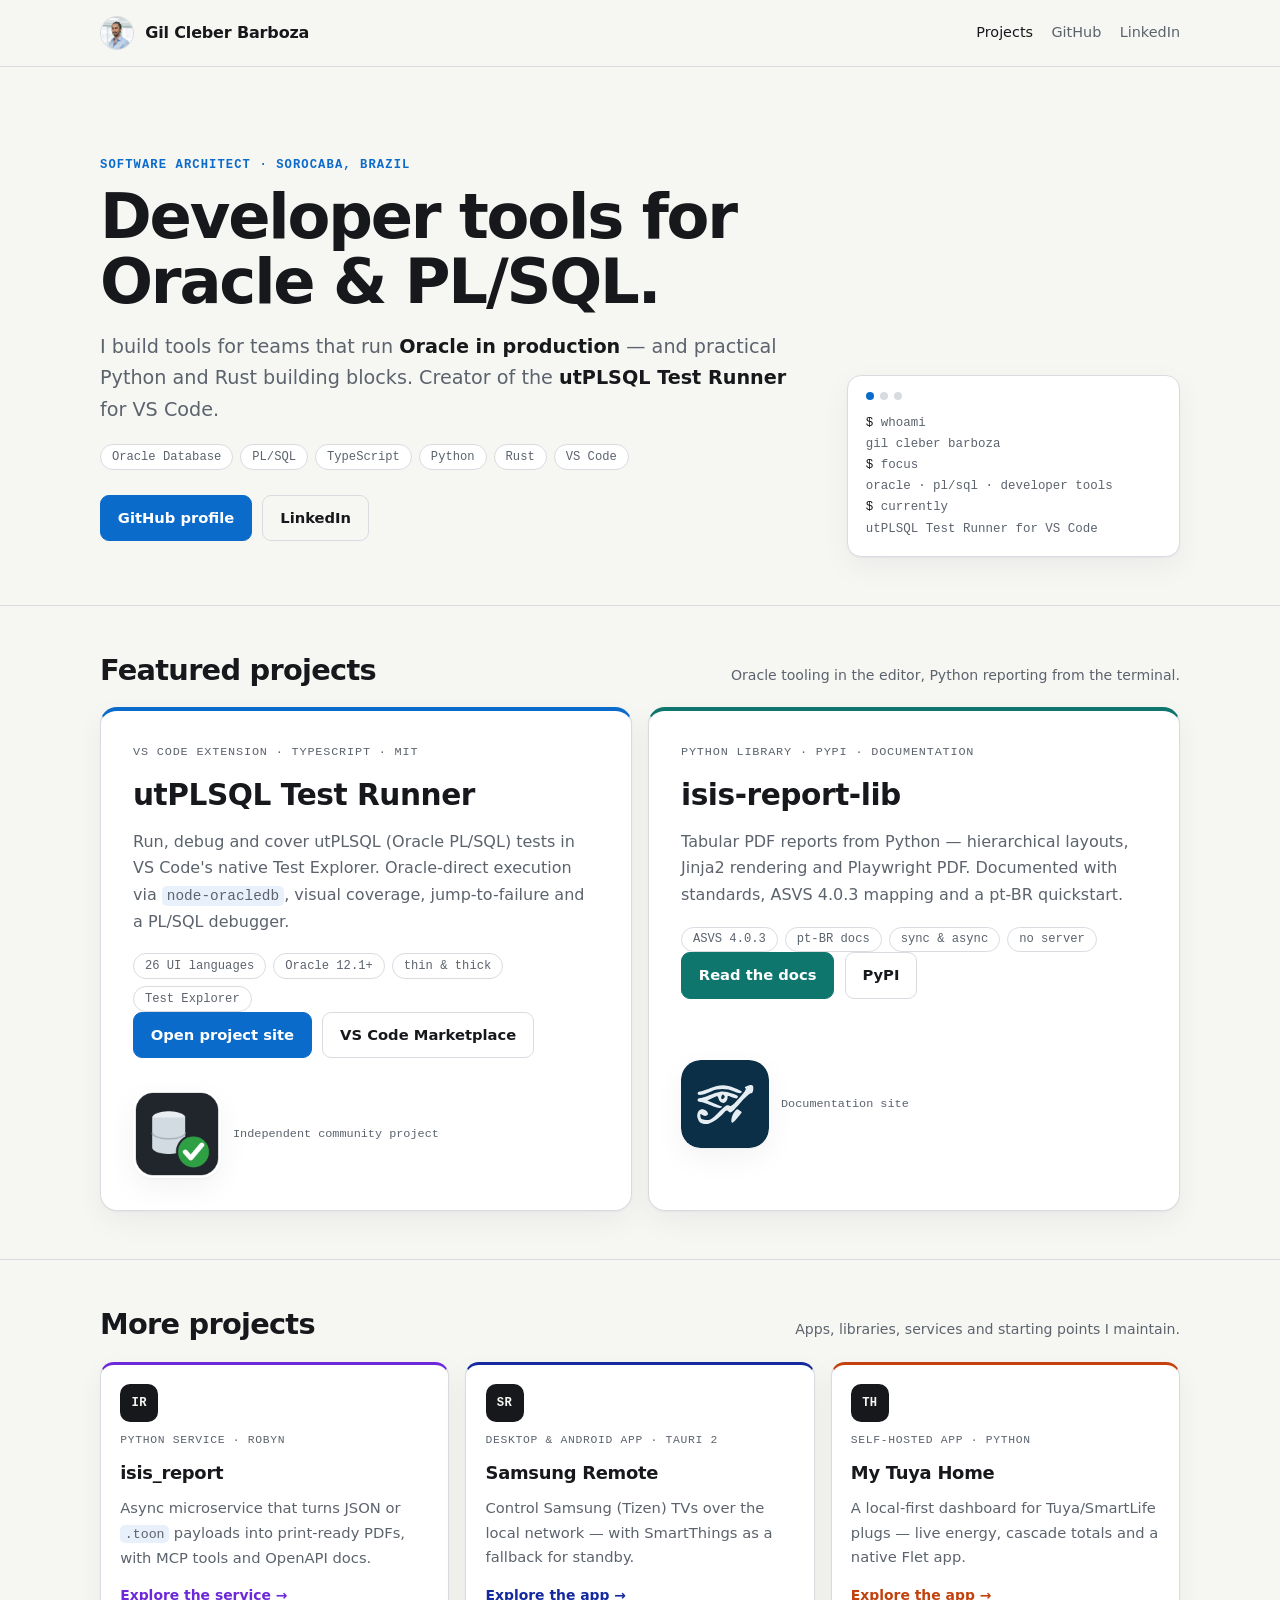
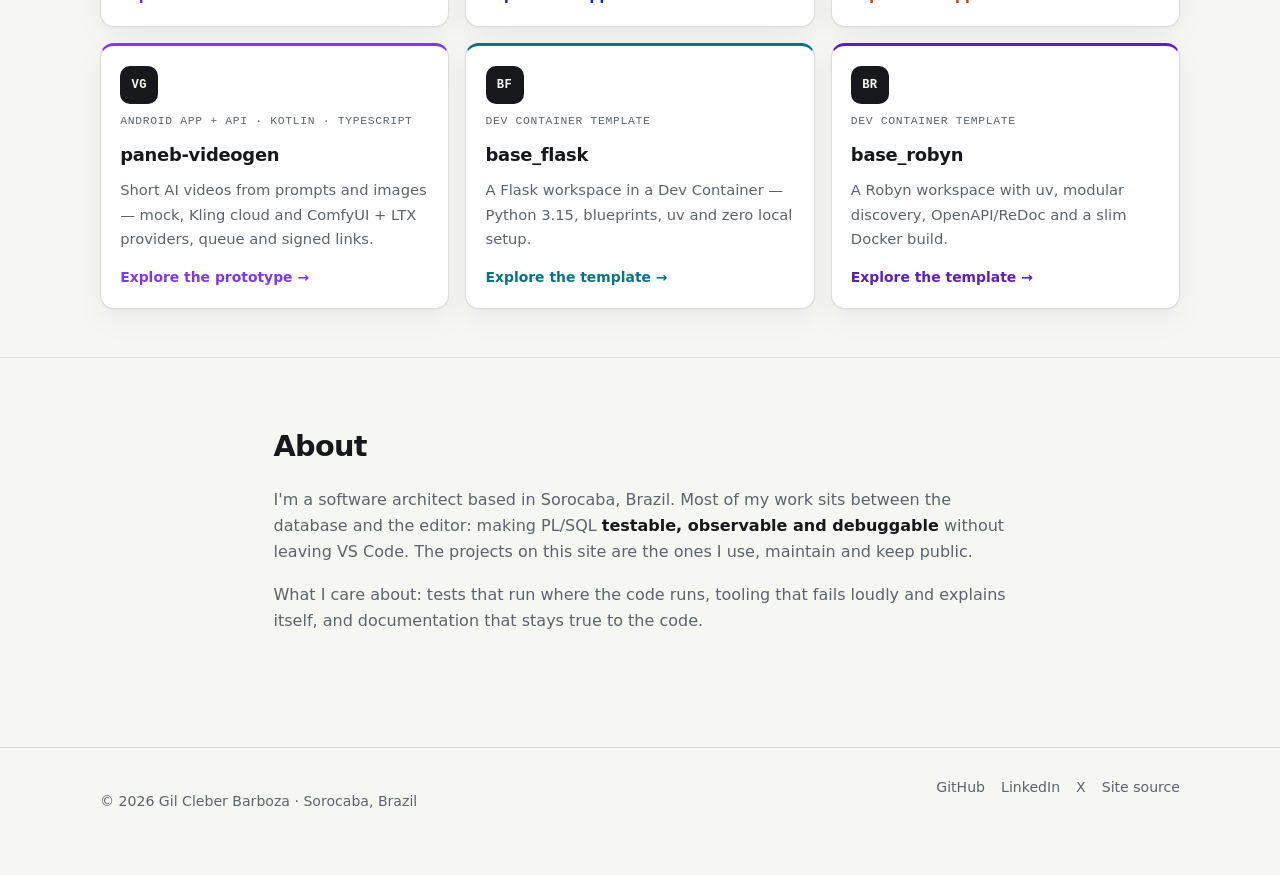
<file: index.html>
<!doctype html>
<html lang="en">
  <head>
    <meta charset="utf-8" />
    <meta name="viewport" content="width=device-width, initial-scale=1" />

    <title>Gil Cleber Barboza — Developer tools for Oracle &amp; PL/SQL</title>
    <meta
      name="description"
      content="Public projects by Gil Cleber Barboza: the utPLSQL Test Runner for VS Code, isis-report-lib, isis_report, Samsung Remote, My Tuya Home, paneb-videogen, and base templates."
    />
    <link rel="canonical" href="https://thepaneb.github.io/" />
    <meta name="robots" content="index, follow, max-image-preview:large" />
    <meta name="theme-color" content="#0b6bcb" />
    <link rel="icon" href="/favicon.ico" sizes="any" />
    <link rel="icon" href="/assets/favicon.svg" type="image/svg+xml" />
    <link rel="icon" href="/assets/favicon-32.png" sizes="32x32" type="image/png" />
    <link rel="icon" href="/assets/icon-192.png" sizes="192x192" type="image/png" />
    <link rel="apple-touch-icon" href="/assets/apple-touch-icon.png" />

    <!-- Open Graph -->
    <meta property="og:type" content="website" />
    <meta property="og:site_name" content="Gil Cleber Barboza" />
    <meta property="og:title" content="Gil Cleber Barboza — Developer tools for Oracle &amp; PL/SQL" />
    <meta
      property="og:description"
      content="The utPLSQL Test Runner for VS Code, isis-report-lib, isis_report, Samsung Remote, My Tuya Home, paneb-videogen, and Flask/Robyn templates."
    />
    <meta property="og:url" content="https://thepaneb.github.io/" />
    <meta property="og:image" content="https://thepaneb.github.io/assets/og/home.png" />
    <meta property="og:image:width" content="1200" />
    <meta property="og:image:height" content="627" />
    <meta property="og:image:alt" content="Gil Cleber Barboza — developer tools for Oracle and PL/SQL" />

    <!-- Twitter -->
    <meta name="twitter:card" content="summary_large_image" />
    <meta name="twitter:title" content="Gil Cleber Barboza — Developer tools for Oracle &amp; PL/SQL" />
    <meta
      name="twitter:description"
      content="The utPLSQL Test Runner for VS Code, isis-report-lib, isis_report, Samsung Remote, My Tuya Home, paneb-videogen, and Flask/Robyn templates."
    />
    <meta name="twitter:image" content="https://thepaneb.github.io/assets/og/home.png" />
    <meta name="twitter:image:alt" content="Gil Cleber Barboza — developer tools for Oracle and PL/SQL" />

    <link rel="stylesheet" href="/assets/styles.css" />

    <script type="application/ld+json">
      {
        "@context": "https://schema.org",
        "@type": "ProfilePage",
        "mainEntity": {
          "@type": "Person",
          "name": "Gil Cleber Barboza",
          "jobTitle": "Software architect",
          "description": "Software architect building developer tools for Oracle and PL/SQL, and practical Python and Rust building blocks.",
          "url": "https://thepaneb.github.io/",
          "image": "https://thepaneb.github.io/assets/avatar.jpg",
          "sameAs": [
            "https://github.com/thepaneb",
            "https://www.linkedin.com/in/gilcleber/",
            "https://twitter.com/the_paneb"
          ],
          "knowsAbout": [
            "Oracle Database",
            "PL/SQL",
            "utPLSQL",
            "TypeScript",
            "Python",
            "Rust",
            "VS Code extensions"
          ]
        }
      }
    </script>

    <script type="application/ld+json">
      {
        "@context": "https://schema.org",
        "@type": "ItemList",
        "name": "Projects by Gil Cleber Barboza",
        "itemListElement": [
          {
            "@type": "ListItem",
            "position": 1,
            "name": "utPLSQL Test Runner",
            "url": "https://thepaneb.github.io/vscode-utplsql/"
          },
          {
            "@type": "ListItem",
            "position": 2,
            "name": "isis-report-lib",
            "url": "https://thepaneb.github.io/isis-report-lib/"
          },
          {
            "@type": "ListItem",
            "position": 3,
            "name": "isis_report",
            "url": "https://thepaneb.github.io/isis-report/"
          },
          {
            "@type": "ListItem",
            "position": 4,
            "name": "Samsung Remote",
            "url": "https://thepaneb.github.io/samsung-remote/"
          },
          {
            "@type": "ListItem",
            "position": 5,
            "name": "My Tuya Home",
            "url": "https://thepaneb.github.io/my-tuya-home/"
          },
          {
            "@type": "ListItem",
            "position": 6,
            "name": "paneb-videogen",
            "url": "https://thepaneb.github.io/paneb-videogen/"
          },
          {
            "@type": "ListItem",
            "position": 7,
            "name": "base_flask",
            "url": "https://thepaneb.github.io/base-flask/"
          },
          {
            "@type": "ListItem",
            "position": 8,
            "name": "base_robyn",
            "url": "https://thepaneb.github.io/base-robyn/"
          }
        ]
      }
    </script>
  </head>
  <body class="theme-utplsql">
    <a class="skip-link" href="#main">Skip to content</a>

    <header class="site-header">
      <div class="wrap header-inner">
        <a class="brand" href="/">
          <img src="/assets/avatar.jpg" alt="" width="34" height="34" />
          Gil Cleber Barboza
        </a>
        <nav class="nav" aria-label="Primary">
          <a href="#projects" aria-current="page">Projects</a>
          <a href="https://github.com/thepaneb" rel="me noopener">GitHub</a>
          <a href="https://www.linkedin.com/in/gilcleber/" rel="me noopener">LinkedIn</a>
        </nav>
      </div>
    </header>

    <main id="main">
      <section class="hero">
        <div class="wrap hero-grid">
          <div>
            <span class="eyebrow">Software architect · Sorocaba, Brazil</span>
            <h1>Developer tools for Oracle &amp; PL/SQL.</h1>
            <p class="lead">
              I build tools for teams that run <strong>Oracle in production</strong> — and practical
              Python and Rust building blocks. Creator of the
              <strong>utPLSQL Test Runner</strong> for VS Code.
            </p>
            <ul class="chips" aria-label="Focus areas">
              <li class="chip">Oracle Database</li>
              <li class="chip">PL/SQL</li>
              <li class="chip">TypeScript</li>
              <li class="chip">Python</li>
              <li class="chip">Rust</li>
              <li class="chip">VS Code</li>
            </ul>
            <p class="actions">
              <a class="btn primary" href="https://github.com/thepaneb" rel="me noopener">GitHub profile</a>
              <a class="btn ghost" href="https://www.linkedin.com/in/gilcleber/" rel="me noopener">LinkedIn</a>
            </p>
          </div>

          <aside class="hero-panel" aria-label="Profile summary">
            <div class="bar" aria-hidden="true">
              <span class="dot"></span><span class="dot"></span><span class="dot"></span>
            </div>
            <p><span class="key">$</span> whoami</p>
            <p>gil cleber barboza</p>
            <p><span class="key">$</span> focus</p>
            <p>oracle · pl/sql · developer tools</p>
            <p><span class="key">$</span> currently</p>
            <p>utPLSQL Test Runner for VS Code</p>
          </aside>
        </div>
      </section>

      <section class="section" id="projects">
        <div class="wrap">
          <div class="section-head">
            <h2>Featured projects</h2>
            <p>Oracle tooling in the editor, Python reporting from the terminal.</p>
          </div>

          <div class="featured-pair">
            <article class="featured">
              <div>
                <p class="kicker">VS Code extension · TypeScript · MIT</p>
                <h3>utPLSQL Test Runner</h3>
                <p>
                  Run, debug and cover utPLSQL (Oracle PL/SQL) tests in VS Code's native Test
                  Explorer. Oracle-direct execution via <code>node-oracledb</code>, visual coverage,
                  jump-to-failure and a PL/SQL debugger.
                </p>
                <ul class="chips" aria-label="utPLSQL Test Runner highlights">
                  <li class="chip">26 UI languages</li>
                  <li class="chip">Oracle 12.1+</li>
                  <li class="chip">thin &amp; thick</li>
                  <li class="chip">Test Explorer</li>
                </ul>
                <p class="actions">
                  <a class="btn primary" href="/vscode-utplsql/">Open project site</a>
                  <a
                    class="btn ghost"
                    href="https://marketplace.visualstudio.com/items?itemName=paneb.vscode-utplsql"
                    rel="noopener"
                    >VS Code Marketplace</a
                  >
                </p>
              </div>
              <div class="featured-visual">
                <img
                  src="/assets/vscode-utplsql-icon.png"
                  alt="utPLSQL Test Runner icon"
                  width="88"
                  height="88"
                />
                <span>Independent community project</span>
              </div>
            </article>

            <article class="featured isis-lib">
              <div>
                <p class="kicker">Python library · PyPI · Documentation</p>
                <h3>isis-report-lib</h3>
                <p>
                  Tabular PDF reports from Python — hierarchical layouts, Jinja2 rendering and
                  Playwright PDF. Documented with standards, ASVS 4.0.3 mapping and a pt-BR
                  quickstart.
                </p>
                <ul class="chips" aria-label="isis-report-lib highlights">
                  <li class="chip">ASVS 4.0.3</li>
                  <li class="chip">pt-BR docs</li>
                  <li class="chip">sync &amp; async</li>
                  <li class="chip">no server</li>
                </ul>
                <p class="actions">
                  <a class="btn primary" href="/isis-report-lib/">Read the docs</a>
                  <a class="btn ghost" href="https://pypi.org/project/isis-report-lib/" rel="noopener"
                    >PyPI</a
                  >
                </p>
              </div>
              <div class="featured-visual">
                <img
                  src="/assets/isis-report-lib-icon.svg"
                  alt=""
                  width="88"
                  height="88"
                />
                <span>Documentation site</span>
              </div>
            </article>
          </div>
        </div>
      </section>

      <section class="section" aria-labelledby="more-projects">
        <div class="wrap">
          <div class="section-head">
            <h2 id="more-projects">More projects</h2>
            <p>Apps, libraries, services and starting points I maintain.</p>
          </div>

          <div class="cards">
            <a class="card isis-service" href="/isis-report/">
              <span class="mark" aria-hidden="true">IR</span>
              <p class="kicker">Python service · Robyn</p>
              <h3>isis_report</h3>
              <p>
                Async microservice that turns JSON or <code>.toon</code> payloads into print-ready
                PDFs, with MCP tools and OpenAPI docs.
              </p>
              <span class="more">Explore the service →</span>
            </a>

            <a class="card samsung" href="/samsung-remote/">
              <span class="mark" aria-hidden="true">SR</span>
              <p class="kicker">Desktop &amp; Android app · Tauri 2</p>
              <h3>Samsung Remote</h3>
              <p>
                Control Samsung (Tizen) TVs over the local network — with SmartThings as a fallback
                for standby.
              </p>
              <span class="more">Explore the app →</span>
            </a>

            <a class="card tuya" href="/my-tuya-home/">
              <span class="mark" aria-hidden="true">TH</span>
              <p class="kicker">Self-hosted app · Python</p>
              <h3>My Tuya Home</h3>
              <p>
                A local-first dashboard for Tuya/SmartLife plugs — live energy, cascade totals and a
                native Flet app.
              </p>
              <span class="more">Explore the app →</span>
            </a>

            <a class="card videogen" href="/paneb-videogen/">
              <span class="mark" aria-hidden="true">VG</span>
              <p class="kicker">Android app + API · Kotlin · TypeScript</p>
              <h3>paneb-videogen</h3>
              <p>
                Short AI videos from prompts and images — mock, Kling cloud and ComfyUI + LTX
                providers, queue and signed links.
              </p>
              <span class="more">Explore the prototype →</span>
            </a>

            <a class="card flask" href="/base-flask/">
              <span class="mark" aria-hidden="true">BF</span>
              <p class="kicker">Dev Container template</p>
              <h3>base_flask</h3>
              <p>
                A Flask workspace in a Dev Container — Python 3.15, blueprints, uv and zero local setup.
              </p>
              <span class="more">Explore the template →</span>
            </a>

            <a class="card robyn" href="/base-robyn/">
              <span class="mark" aria-hidden="true">BR</span>
              <p class="kicker">Dev Container template</p>
              <h3>base_robyn</h3>
              <p>
                A Robyn workspace with uv, modular discovery, OpenAPI/ReDoc and a slim Docker
                build.
              </p>
              <span class="more">Explore the template →</span>
            </a>
          </div>
        </div>
      </section>

      <section class="section" aria-labelledby="about">
        <div class="wrap prose">
          <h2 id="about">About</h2>
          <p>
            I'm a software architect based in Sorocaba, Brazil. Most of my work sits between the
            database and the editor: making PL/SQL <strong>testable, observable and debuggable</strong>
            without leaving VS Code. The projects on this site are the ones I use, maintain and keep
            public.
          </p>
          <p>
            What I care about: tests that run where the code runs, tooling that fails loudly and
            explains itself, and documentation that stays true to the code.
          </p>
        </div>
      </section>
    </main>

    <footer class="site-footer">
      <div class="wrap footer-inner">
        <p>© 2026 Gil Cleber Barboza · Sorocaba, Brazil</p>
        <nav class="footer-links" aria-label="Elsewhere">
          <a href="https://github.com/thepaneb" rel="me noopener">GitHub</a>
          <a href="https://www.linkedin.com/in/gilcleber/" rel="me noopener">LinkedIn</a>
          <a href="https://twitter.com/the_paneb" rel="me noopener">X</a>
          <a href="https://github.com/thepaneb/thepaneb.github.io">Site source</a>
        </nav>
      </div>
    </footer>
  </body>
</html>
</file>
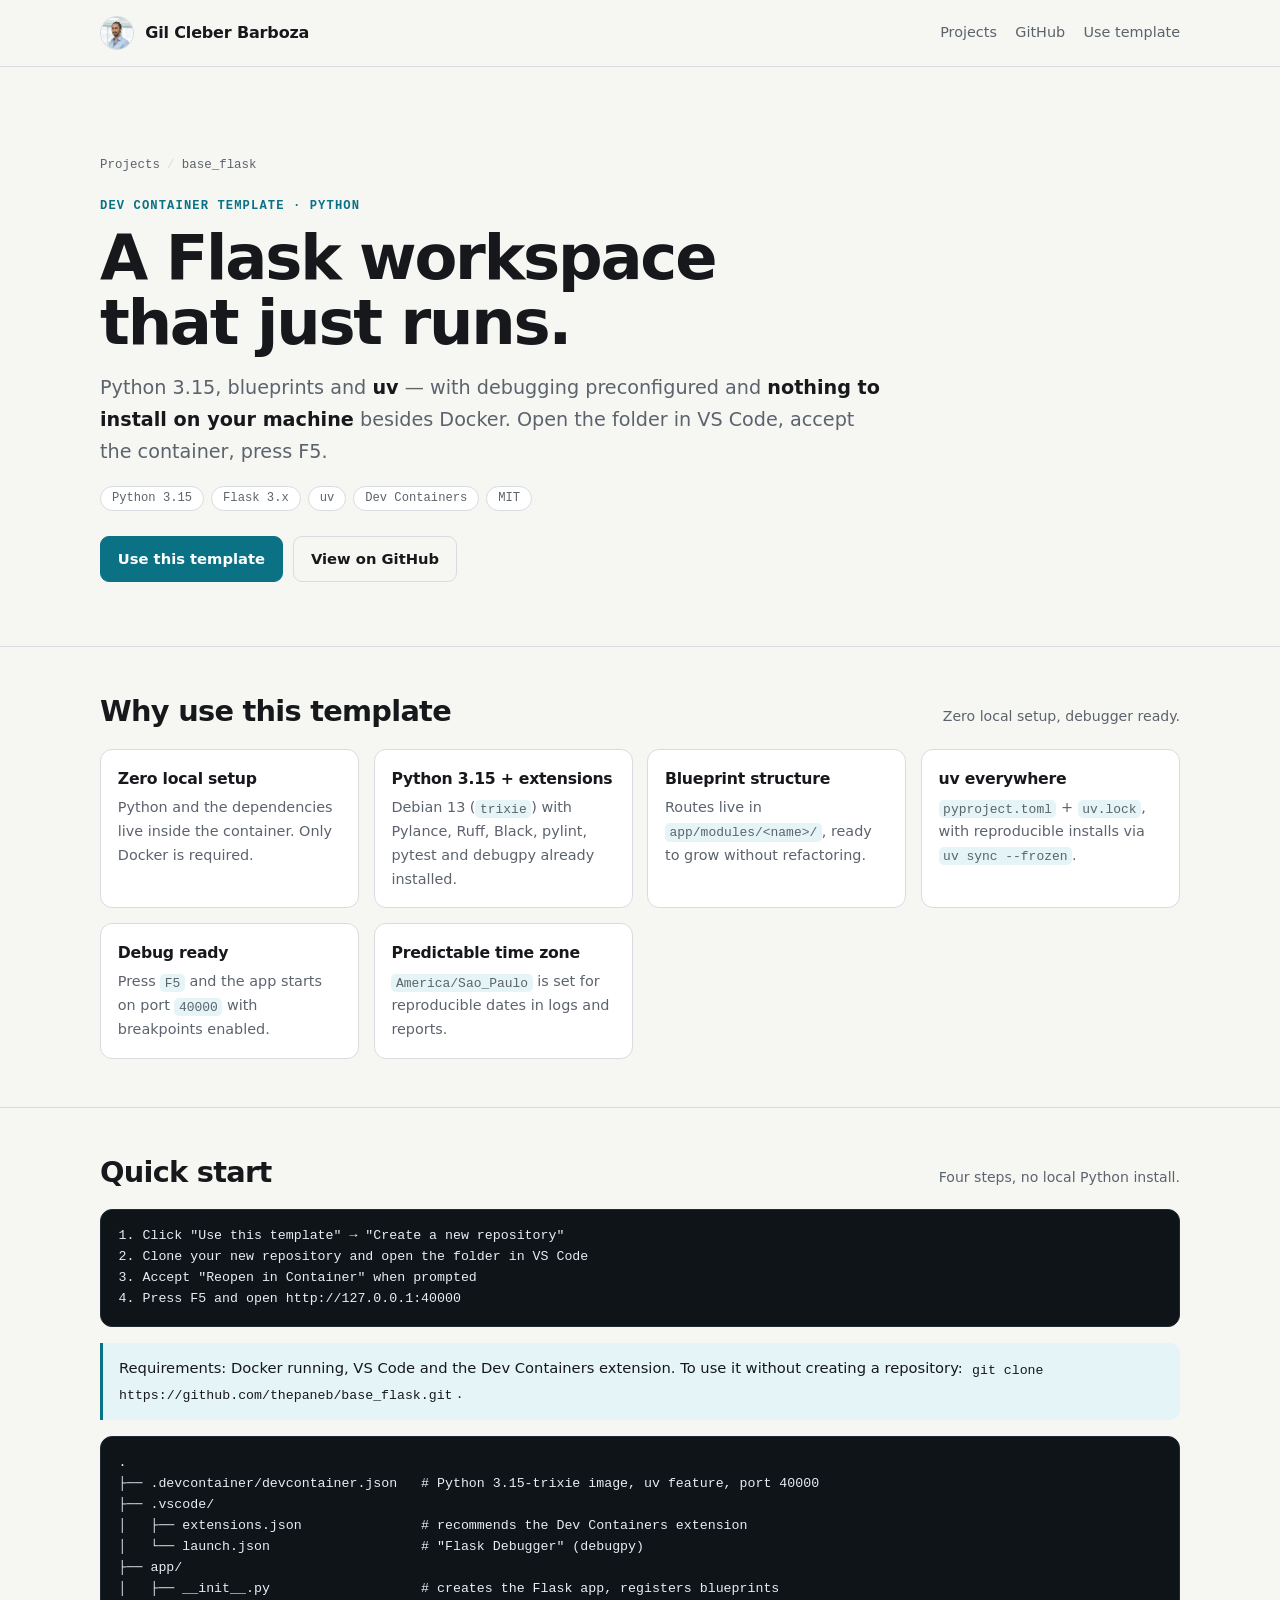
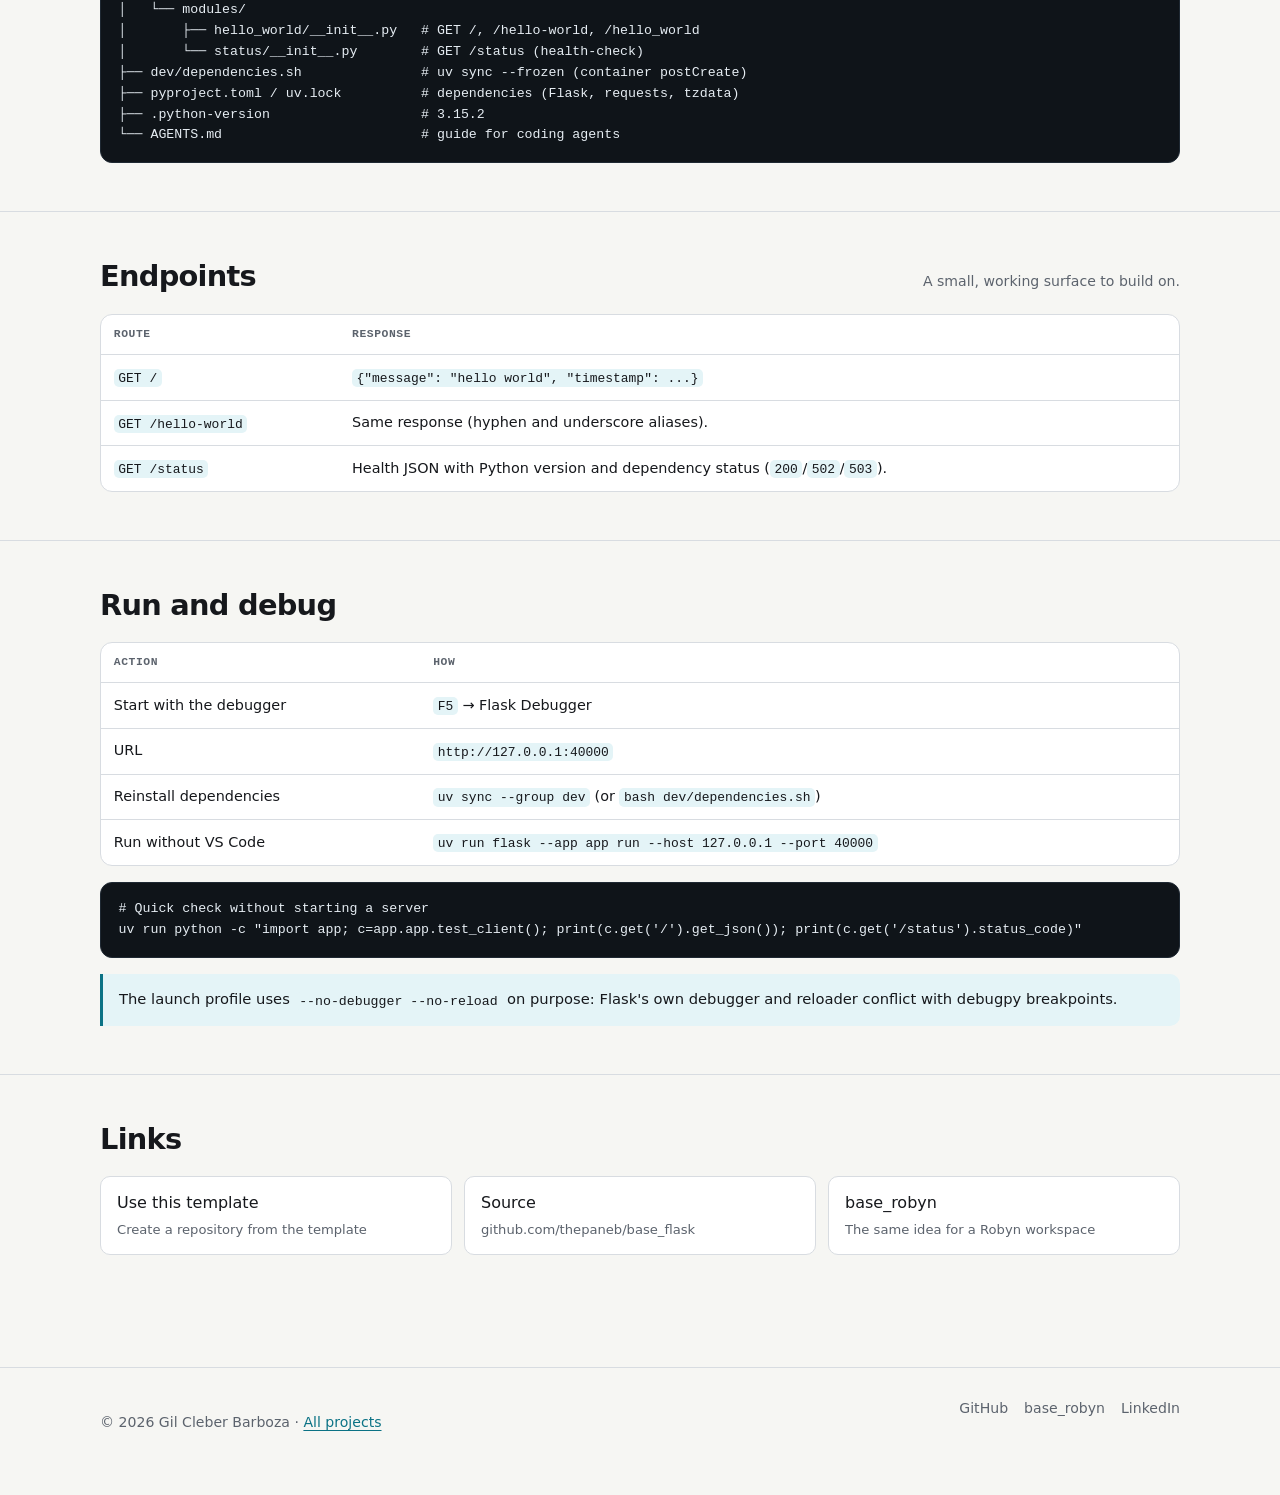
<file: base-flask/index.html>
<!doctype html>
<html lang="en">
  <head>
    <meta charset="utf-8" />
    <meta name="viewport" content="width=device-width, initial-scale=1" />

    <title>base_flask — Flask + Dev Containers workspace</title>
    <meta
      name="description"
      content="A ready-to-use Flask workspace on VS Code Dev Containers: Python 3.15, blueprints, uv-managed dependencies, F5 debugging and no local setup beyond Docker."
    />
    <link rel="canonical" href="https://thepaneb.github.io/base-flask/" />
    <meta name="robots" content="index, follow, max-image-preview:large" />
    <meta name="theme-color" content="#0b7285" />
    <link rel="icon" href="/favicon.ico" sizes="any" />
    <link rel="icon" href="/assets/favicon.svg" type="image/svg+xml" />
    <link rel="icon" href="/assets/favicon-32.png" sizes="32x32" type="image/png" />
    <link rel="icon" href="/assets/icon-192.png" sizes="192x192" type="image/png" />
    <link rel="apple-touch-icon" href="/assets/apple-touch-icon.png" />

    <meta property="og:type" content="website" />
    <meta property="og:site_name" content="Gil Cleber Barboza" />
    <meta property="og:title" content="base_flask — Flask + Dev Containers workspace" />
    <meta
      property="og:description"
      content="Python 3.15, blueprints, uv and F5 debugging inside a Dev Container — nothing to install locally besides Docker."
    />
    <meta property="og:url" content="https://thepaneb.github.io/base-flask/" />
    <meta property="og:image" content="https://thepaneb.github.io/assets/og/base-flask.png" />
    <meta property="og:image:width" content="1200" />
    <meta property="og:image:height" content="627" />
    <meta property="og:image:alt" content="base_flask — Flask + Dev Containers workspace" />

    <meta name="twitter:card" content="summary_large_image" />
    <meta name="twitter:title" content="base_flask — Flask + Dev Containers workspace" />
    <meta
      name="twitter:description"
      content="Python 3.15, blueprints, uv and F5 debugging inside a Dev Container — nothing to install locally besides Docker."
    />
    <meta name="twitter:image" content="https://thepaneb.github.io/assets/og/base-flask.png" />
    <meta name="twitter:image:alt" content="base_flask — Flask + Dev Containers workspace" />

    <link rel="stylesheet" href="/assets/styles.css" />

    <script type="application/ld+json">
      {
        "@context": "https://schema.org",
        "@type": "SoftwareSourceCode",
        "name": "base_flask",
        "description": "A ready-to-use Flask workspace on VS Code Dev Containers with Python 3.15, blueprints, uv and debugging preconfigured.",
        "programmingLanguage": "Python",
        "codeRepository": "https://github.com/thepaneb/base_flask",
        "url": "https://thepaneb.github.io/base-flask/",
        "license": "https://opensource.org/licenses/MIT",
        "author": {
          "@type": "Person",
          "name": "Gil Cleber Barboza"
        }
      }
    </script>

    <script type="application/ld+json">
      {
        "@context": "https://schema.org",
        "@type": "BreadcrumbList",
        "itemListElement": [
          {
            "@type": "ListItem",
            "position": 1,
            "name": "Projects",
            "item": "https://thepaneb.github.io/"
          },
          {
            "@type": "ListItem",
            "position": 2,
            "name": "base_flask",
            "item": "https://thepaneb.github.io/base-flask/"
          }
        ]
      }
    </script>
  </head>
  <body class="theme-flask">
    <a class="skip-link" href="#main">Skip to content</a>

    <header class="site-header">
      <div class="wrap header-inner">
        <a class="brand" href="/">
          <img src="/assets/avatar.jpg" alt="" width="34" height="34" />
          Gil Cleber Barboza
        </a>
        <nav class="nav" aria-label="Primary">
          <a href="/">Projects</a>
          <a href="https://github.com/thepaneb/base_flask" rel="noopener">GitHub</a>
          <a href="https://github.com/new?template_name=base_flask&amp;template_owner=thepaneb" rel="noopener"
            >Use template</a
          >
        </nav>
      </div>
    </header>

    <main id="main">
      <section class="hero">
        <div class="wrap">
          <p class="breadcrumb"><a href="/">Projects</a><span>/</span>base_flask</p>
          <span class="eyebrow">Dev Container template · Python</span>
          <h1>A Flask workspace that just runs.</h1>
          <p class="lead">
            Python 3.15, blueprints and <strong>uv</strong> — with debugging preconfigured and
            <strong>nothing to install on your machine</strong> besides Docker. Open the folder in
            VS Code, accept the container, press F5.
          </p>
          <ul class="chips" aria-label="Project facts">
            <li class="chip">Python 3.15</li>
            <li class="chip">Flask 3.x</li>
            <li class="chip">uv</li>
            <li class="chip">Dev Containers</li>
            <li class="chip">MIT</li>
          </ul>
          <p class="actions">
            <a
              class="btn primary"
              href="https://github.com/new?template_name=base_flask&amp;template_owner=thepaneb"
              rel="noopener"
              >Use this template</a
            >
            <a class="btn ghost" href="https://github.com/thepaneb/base_flask" rel="noopener"
              >View on GitHub</a
            >
          </p>
        </div>
      </section>

      <section class="section" aria-labelledby="what">
        <div class="wrap">
          <div class="section-head">
            <h2 id="what">Why use this template</h2>
            <p>Zero local setup, debugger ready.</p>
          </div>
          <ul class="features">
            <li class="feature">
              <h3>Zero local setup</h3>
              <p>Python and the dependencies live inside the container. Only Docker is required.</p>
            </li>
            <li class="feature">
              <h3>Python 3.15 + extensions</h3>
              <p>
                Debian 13 (<code>trixie</code>) with Pylance, Ruff, Black, pylint, pytest and
                debugpy already installed.
              </p>
            </li>
            <li class="feature">
              <h3>Blueprint structure</h3>
              <p>
                Routes live in <code>app/modules/&lt;name&gt;/</code>, ready to grow without
                refactoring.
              </p>
            </li>
            <li class="feature">
              <h3>uv everywhere</h3>
              <p>
                <code>pyproject.toml</code> + <code>uv.lock</code>, with reproducible installs via
                <code>uv sync --frozen</code>.
              </p>
            </li>
            <li class="feature">
              <h3>Debug ready</h3>
              <p>Press <code>F5</code> and the app starts on port <code>40000</code> with breakpoints enabled.</p>
            </li>
            <li class="feature">
              <h3>Predictable time zone</h3>
              <p><code>America/Sao_Paulo</code> is set for reproducible dates in logs and reports.</p>
            </li>
          </ul>
        </div>
      </section>

      <section class="section" aria-labelledby="start">
        <div class="wrap">
          <div class="section-head">
            <h2 id="start">Quick start</h2>
            <p>Four steps, no local Python install.</p>
          </div>
          <pre><code>1. Click "Use this template" → "Create a new repository"
2. Clone your new repository and open the folder in VS Code
3. Accept "Reopen in Container" when prompted
4. Press F5 and open http://127.0.0.1:40000</code></pre>
          <p class="note">
            Requirements: Docker running, VS Code and the Dev Containers extension. To use it
            without creating a repository: <code>git clone https://github.com/thepaneb/base_flask.git</code>.
          </p>
          <pre><code>.
├── .devcontainer/devcontainer.json   # Python 3.15-trixie image, uv feature, port 40000
├── .vscode/
│   ├── extensions.json               # recommends the Dev Containers extension
│   └── launch.json                   # "Flask Debugger" (debugpy)
├── app/
│   ├── __init__.py                   # creates the Flask app, registers blueprints
│   └── modules/
│       ├── hello_world/__init__.py   # GET /, /hello-world, /hello_world
│       └── status/__init__.py        # GET /status (health-check)
├── dev/dependencies.sh               # uv sync --frozen (container postCreate)
├── pyproject.toml / uv.lock          # dependencies (Flask, requests, tzdata)
├── .python-version                   # 3.15.2
└── AGENTS.md                         # guide for coding agents</code></pre>
        </div>
      </section>

      <section class="section" aria-labelledby="endpoints">
        <div class="wrap">
          <div class="section-head">
            <h2 id="endpoints">Endpoints</h2>
            <p>A small, working surface to build on.</p>
          </div>
          <div class="table-wrap">
            <table>
              <thead>
                <tr><th>Route</th><th>Response</th></tr>
              </thead>
              <tbody>
                <tr>
                  <td><code>GET /</code></td>
                  <td><code>{"message": "hello world", "timestamp": ...}</code></td>
                </tr>
                <tr>
                  <td><code>GET /hello-world</code></td>
                  <td>Same response (hyphen and underscore aliases).</td>
                </tr>
                <tr>
                  <td><code>GET /status</code></td>
                  <td>
                    Health JSON with Python version and dependency status
                    (<code>200</code>/<code>502</code>/<code>503</code>).
                  </td>
                </tr>
              </tbody>
            </table>
          </div>
        </div>
      </section>

      <section class="section" aria-labelledby="details">
        <div class="wrap">
          <div class="section-head">
            <h2 id="details">Run and debug</h2>
          </div>
          <div class="table-wrap">
            <table>
              <thead>
                <tr><th>Action</th><th>How</th></tr>
              </thead>
              <tbody>
                <tr><td>Start with the debugger</td><td><code>F5</code> → Flask Debugger</td></tr>
                <tr><td>URL</td><td><code>http://127.0.0.1:40000</code></td></tr>
                <tr><td>Reinstall dependencies</td><td><code>uv sync --group dev</code> (or <code>bash dev/dependencies.sh</code>)</td></tr>
                <tr><td>Run without VS Code</td><td><code>uv run flask --app app run --host 127.0.0.1 --port 40000</code></td></tr>
              </tbody>
            </table>
          </div>
          <pre><code># Quick check without starting a server
uv run python -c "import app; c=app.app.test_client(); print(c.get('/').get_json()); print(c.get('/status').status_code)"</code></pre>
          <p class="note">
            The launch profile uses <code>--no-debugger --no-reload</code> on purpose: Flask's own
            debugger and reloader conflict with debugpy breakpoints.
          </p>
        </div>
      </section>

      <section class="section" aria-labelledby="links">
        <div class="wrap">
          <div class="section-head">
            <h2 id="links">Links</h2>
          </div>
          <ul class="link-grid">
            <li>
              <a
                href="https://github.com/new?template_name=base_flask&amp;template_owner=thepaneb"
                rel="noopener"
                >Use this template<span>Create a repository from the template</span></a
              >
            </li>
            <li>
              <a href="https://github.com/thepaneb/base_flask" rel="noopener"
                >Source<span>github.com/thepaneb/base_flask</span></a
              >
            </li>
            <li>
              <a href="/base-robyn/"
                >base_robyn<span>The same idea for a Robyn workspace</span></a
              >
            </li>
          </ul>
        </div>
      </section>
    </main>

    <footer class="site-footer">
      <div class="wrap footer-inner">
        <p>© 2026 Gil Cleber Barboza · <a href="/">All projects</a></p>
        <nav class="footer-links" aria-label="Project links">
          <a href="https://github.com/thepaneb/base_flask" rel="noopener">GitHub</a>
          <a href="/base-robyn/">base_robyn</a>
          <a href="https://www.linkedin.com/in/gilcleber/" rel="noopener">LinkedIn</a>
        </nav>
      </div>
    </footer>
  </body>
</html>
</file>
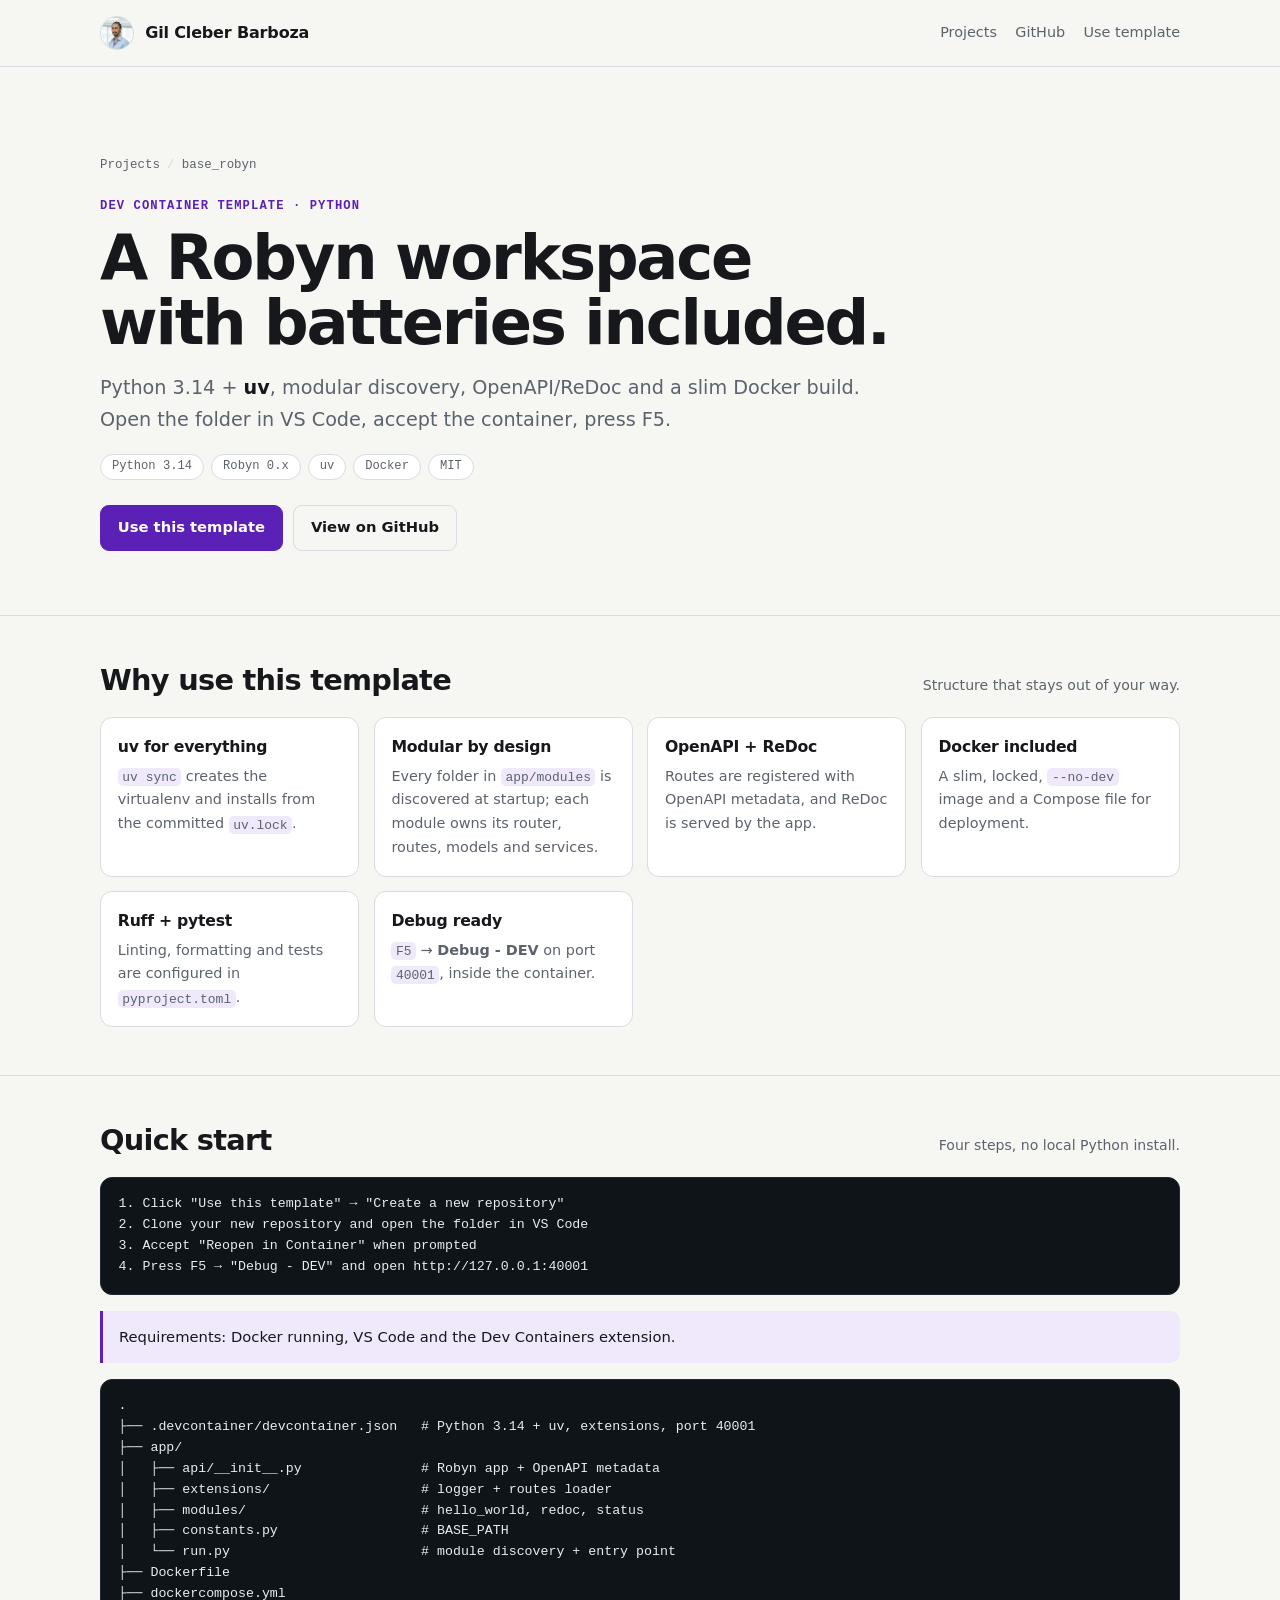
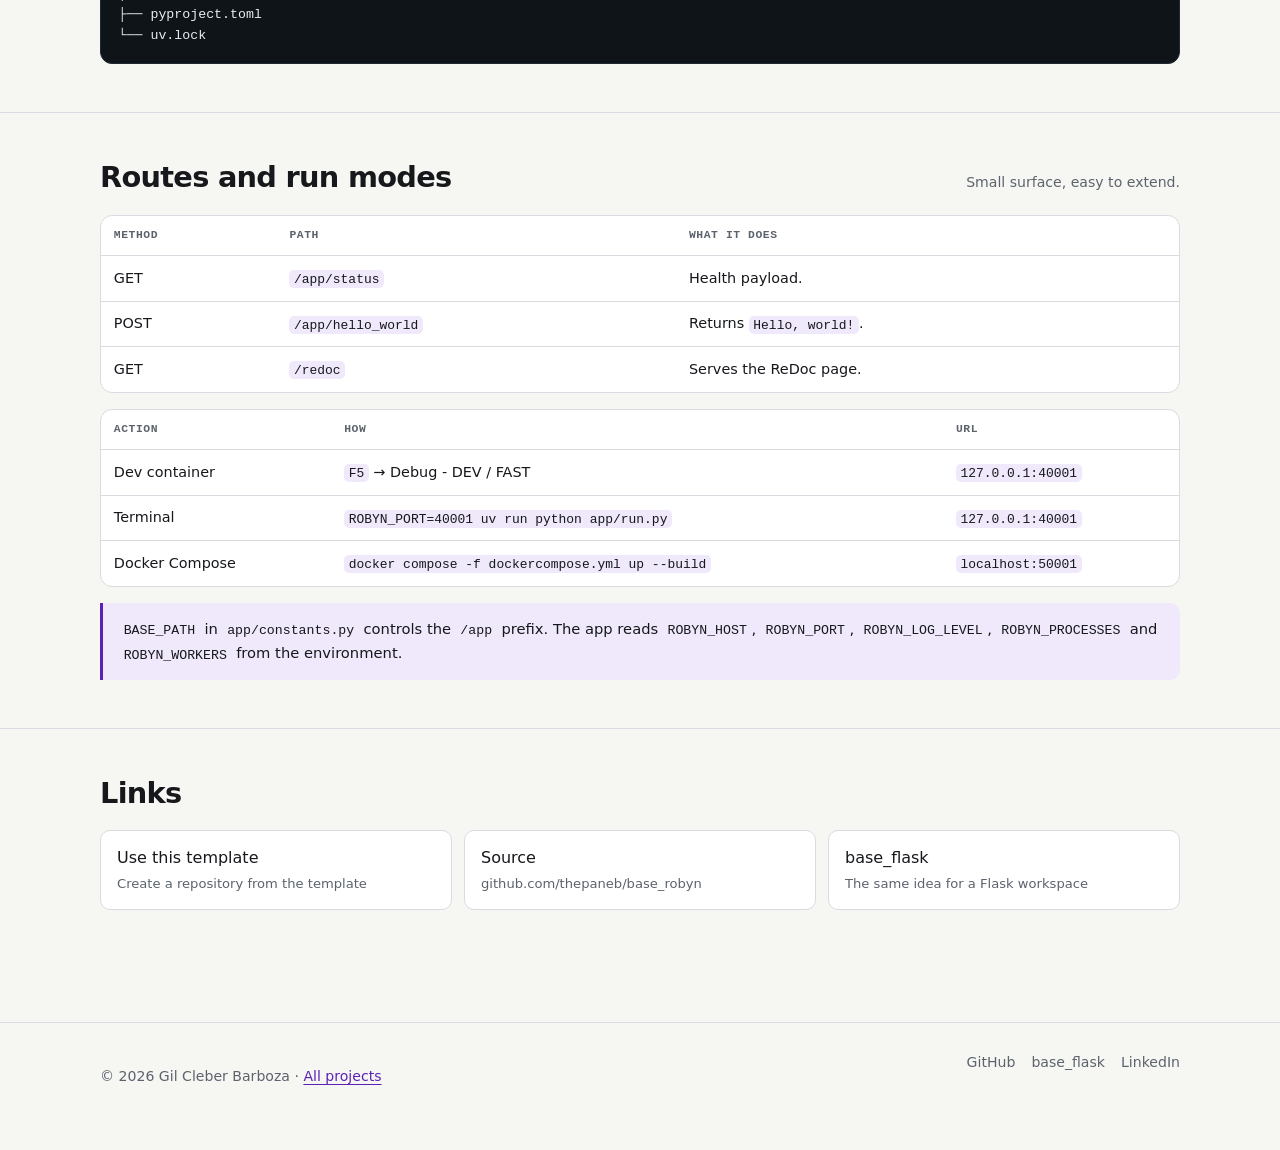
<file: base-robyn/index.html>
<!doctype html>
<html lang="en">
  <head>
    <meta charset="utf-8" />
    <meta name="viewport" content="width=device-width, initial-scale=1" />

    <title>base_robyn — Robyn + Dev Containers workspace</title>
    <meta
      name="description"
      content="A ready-to-use Robyn workspace on VS Code Dev Containers: Python 3.14 + uv, modular discovery, OpenAPI/ReDoc, a slim Docker build and debugging out of the box."
    />
    <link rel="canonical" href="https://thepaneb.github.io/base-robyn/" />
    <meta name="robots" content="index, follow, max-image-preview:large" />
    <meta name="theme-color" content="#5b21b6" />
    <link rel="icon" href="/favicon.ico" sizes="any" />
    <link rel="icon" href="/assets/favicon.svg" type="image/svg+xml" />
    <link rel="icon" href="/assets/favicon-32.png" sizes="32x32" type="image/png" />
    <link rel="icon" href="/assets/icon-192.png" sizes="192x192" type="image/png" />
    <link rel="apple-touch-icon" href="/assets/apple-touch-icon.png" />

    <meta property="og:type" content="website" />
    <meta property="og:site_name" content="Gil Cleber Barboza" />
    <meta property="og:title" content="base_robyn — Robyn + Dev Containers workspace" />
    <meta
      property="og:description"
      content="Python 3.14 + uv, modular discovery, OpenAPI/ReDoc and a slim Docker build. A Robyn template that runs in a Dev Container."
    />
    <meta property="og:url" content="https://thepaneb.github.io/base-robyn/" />
    <meta property="og:image" content="https://thepaneb.github.io/assets/og/base-robyn.png" />
    <meta property="og:image:width" content="1200" />
    <meta property="og:image:height" content="627" />
    <meta property="og:image:alt" content="base_robyn — Robyn + Dev Containers workspace" />

    <meta name="twitter:card" content="summary_large_image" />
    <meta name="twitter:title" content="base_robyn — Robyn + Dev Containers workspace" />
    <meta
      name="twitter:description"
      content="Python 3.14 + uv, modular discovery, OpenAPI/ReDoc and a slim Docker build. A Robyn template that runs in a Dev Container."
    />
    <meta name="twitter:image" content="https://thepaneb.github.io/assets/og/base-robyn.png" />
    <meta name="twitter:image:alt" content="base_robyn — Robyn + Dev Containers workspace" />

    <link rel="stylesheet" href="/assets/styles.css" />

    <script type="application/ld+json">
      {
        "@context": "https://schema.org",
        "@type": "SoftwareSourceCode",
        "name": "base_robyn",
        "description": "A ready-to-use Robyn workspace on VS Code Dev Containers with Python 3.14, uv, OpenAPI/ReDoc and Docker.",
        "programmingLanguage": "Python",
        "codeRepository": "https://github.com/thepaneb/base_robyn",
        "url": "https://thepaneb.github.io/base-robyn/",
        "license": "https://opensource.org/licenses/MIT",
        "author": {
          "@type": "Person",
          "name": "Gil Cleber Barboza"
        }
      }
    </script>

    <script type="application/ld+json">
      {
        "@context": "https://schema.org",
        "@type": "BreadcrumbList",
        "itemListElement": [
          {
            "@type": "ListItem",
            "position": 1,
            "name": "Projects",
            "item": "https://thepaneb.github.io/"
          },
          {
            "@type": "ListItem",
            "position": 2,
            "name": "base_robyn",
            "item": "https://thepaneb.github.io/base-robyn/"
          }
        ]
      }
    </script>
  </head>
  <body class="theme-robyn">
    <a class="skip-link" href="#main">Skip to content</a>

    <header class="site-header">
      <div class="wrap header-inner">
        <a class="brand" href="/">
          <img src="/assets/avatar.jpg" alt="" width="34" height="34" />
          Gil Cleber Barboza
        </a>
        <nav class="nav" aria-label="Primary">
          <a href="/">Projects</a>
          <a href="https://github.com/thepaneb/base_robyn" rel="noopener">GitHub</a>
          <a href="https://github.com/new?template_name=base_robyn&amp;template_owner=thepaneb" rel="noopener"
            >Use template</a
          >
        </nav>
      </div>
    </header>

    <main id="main">
      <section class="hero">
        <div class="wrap">
          <p class="breadcrumb"><a href="/">Projects</a><span>/</span>base_robyn</p>
          <span class="eyebrow">Dev Container template · Python</span>
          <h1>A Robyn workspace with batteries included.</h1>
          <p class="lead">
            Python 3.14 + <strong>uv</strong>, modular discovery, OpenAPI/ReDoc and a slim Docker
            build. Open the folder in VS Code, accept the container, press F5.
          </p>
          <ul class="chips" aria-label="Project facts">
            <li class="chip">Python 3.14</li>
            <li class="chip">Robyn 0.x</li>
            <li class="chip">uv</li>
            <li class="chip">Docker</li>
            <li class="chip">MIT</li>
          </ul>
          <p class="actions">
            <a
              class="btn primary"
              href="https://github.com/new?template_name=base_robyn&amp;template_owner=thepaneb"
              rel="noopener"
              >Use this template</a
            >
            <a class="btn ghost" href="https://github.com/thepaneb/base_robyn" rel="noopener"
              >View on GitHub</a
            >
          </p>
        </div>
      </section>

      <section class="section" aria-labelledby="what">
        <div class="wrap">
          <div class="section-head">
            <h2 id="what">Why use this template</h2>
            <p>Structure that stays out of your way.</p>
          </div>
          <ul class="features">
            <li class="feature">
              <h3>uv for everything</h3>
              <p>
                <code>uv sync</code> creates the virtualenv and installs from the committed
                <code>uv.lock</code>.
              </p>
            </li>
            <li class="feature">
              <h3>Modular by design</h3>
              <p>
                Every folder in <code>app/modules</code> is discovered at startup; each module owns
                its router, routes, models and services.
              </p>
            </li>
            <li class="feature">
              <h3>OpenAPI + ReDoc</h3>
              <p>Routes are registered with OpenAPI metadata, and ReDoc is served by the app.</p>
            </li>
            <li class="feature">
              <h3>Docker included</h3>
              <p>A slim, locked, <code>--no-dev</code> image and a Compose file for deployment.</p>
            </li>
            <li class="feature">
              <h3>Ruff + pytest</h3>
              <p>Linting, formatting and tests are configured in <code>pyproject.toml</code>.</p>
            </li>
            <li class="feature">
              <h3>Debug ready</h3>
              <p><code>F5</code> → <strong>Debug - DEV</strong> on port <code>40001</code>, inside the container.</p>
            </li>
          </ul>
        </div>
      </section>

      <section class="section" aria-labelledby="start">
        <div class="wrap">
          <div class="section-head">
            <h2 id="start">Quick start</h2>
            <p>Four steps, no local Python install.</p>
          </div>
          <pre><code>1. Click "Use this template" → "Create a new repository"
2. Clone your new repository and open the folder in VS Code
3. Accept "Reopen in Container" when prompted
4. Press F5 → "Debug - DEV" and open http://127.0.0.1:40001</code></pre>
          <p class="note">
            Requirements: Docker running, VS Code and the Dev Containers extension.
          </p>
          <pre><code>.
├── .devcontainer/devcontainer.json   # Python 3.14 + uv, extensions, port 40001
├── app/
│   ├── api/__init__.py               # Robyn app + OpenAPI metadata
│   ├── extensions/                   # logger + routes loader
│   ├── modules/                      # hello_world, redoc, status
│   ├── constants.py                  # BASE_PATH
│   └── run.py                        # module discovery + entry point
├── Dockerfile
├── dockercompose.yml
├── pyproject.toml
└── uv.lock</code></pre>
        </div>
      </section>

      <section class="section" aria-labelledby="routes">
        <div class="wrap">
          <div class="section-head">
            <h2 id="routes">Routes and run modes</h2>
            <p>Small surface, easy to extend.</p>
          </div>
          <div class="table-wrap">
            <table>
              <thead>
                <tr><th>Method</th><th>Path</th><th>What it does</th></tr>
              </thead>
              <tbody>
                <tr><td>GET</td><td><code>/app/status</code></td><td>Health payload.</td></tr>
                <tr><td>POST</td><td><code>/app/hello_world</code></td><td>Returns <code>Hello, world!</code>.</td></tr>
                <tr><td>GET</td><td><code>/redoc</code></td><td>Serves the ReDoc page.</td></tr>
              </tbody>
            </table>
          </div>
          <div class="table-wrap" style="margin-top: 1rem">
            <table>
              <thead>
                <tr><th>Action</th><th>How</th><th>URL</th></tr>
              </thead>
              <tbody>
                <tr><td>Dev container</td><td><code>F5</code> → Debug - DEV / FAST</td><td><code>127.0.0.1:40001</code></td></tr>
                <tr><td>Terminal</td><td><code>ROBYN_PORT=40001 uv run python app/run.py</code></td><td><code>127.0.0.1:40001</code></td></tr>
                <tr><td>Docker Compose</td><td><code>docker compose -f dockercompose.yml up --build</code></td><td><code>localhost:50001</code></td></tr>
              </tbody>
            </table>
          </div>
          <p class="note">
            <code>BASE_PATH</code> in <code>app/constants.py</code> controls the <code>/app</code>
            prefix. The app reads <code>ROBYN_HOST</code>, <code>ROBYN_PORT</code>,
            <code>ROBYN_LOG_LEVEL</code>, <code>ROBYN_PROCESSES</code> and
            <code>ROBYN_WORKERS</code> from the environment.
          </p>
        </div>
      </section>

      <section class="section" aria-labelledby="links">
        <div class="wrap">
          <div class="section-head">
            <h2 id="links">Links</h2>
          </div>
          <ul class="link-grid">
            <li>
              <a
                href="https://github.com/new?template_name=base_robyn&amp;template_owner=thepaneb"
                rel="noopener"
                >Use this template<span>Create a repository from the template</span></a
              >
            </li>
            <li>
              <a href="https://github.com/thepaneb/base_robyn" rel="noopener"
                >Source<span>github.com/thepaneb/base_robyn</span></a
              >
            </li>
            <li>
              <a href="/base-flask/"
                >base_flask<span>The same idea for a Flask workspace</span></a
              >
            </li>
          </ul>
        </div>
      </section>
    </main>

    <footer class="site-footer">
      <div class="wrap footer-inner">
        <p>© 2026 Gil Cleber Barboza · <a href="/">All projects</a></p>
        <nav class="footer-links" aria-label="Project links">
          <a href="https://github.com/thepaneb/base_robyn" rel="noopener">GitHub</a>
          <a href="/base-flask/">base_flask</a>
          <a href="https://www.linkedin.com/in/gilcleber/" rel="noopener">LinkedIn</a>
        </nav>
      </div>
    </footer>
  </body>
</html>
</file>
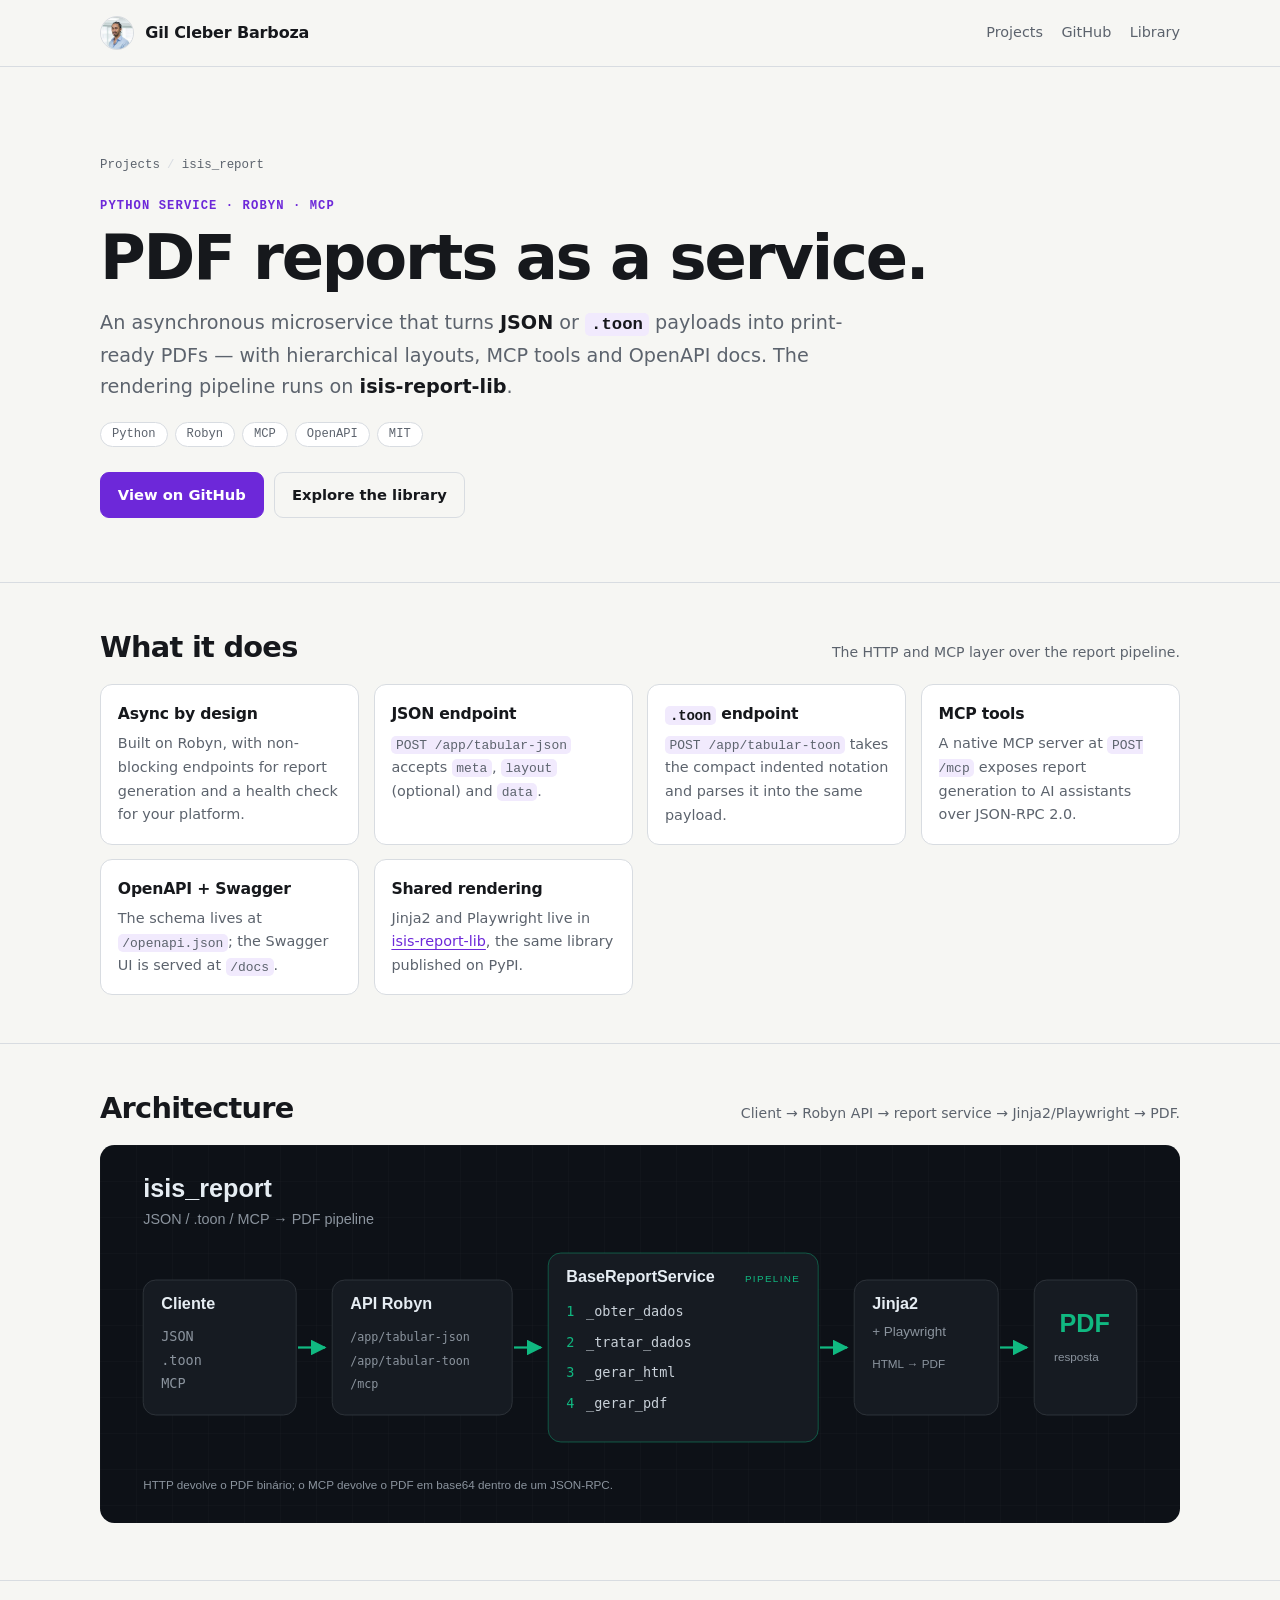
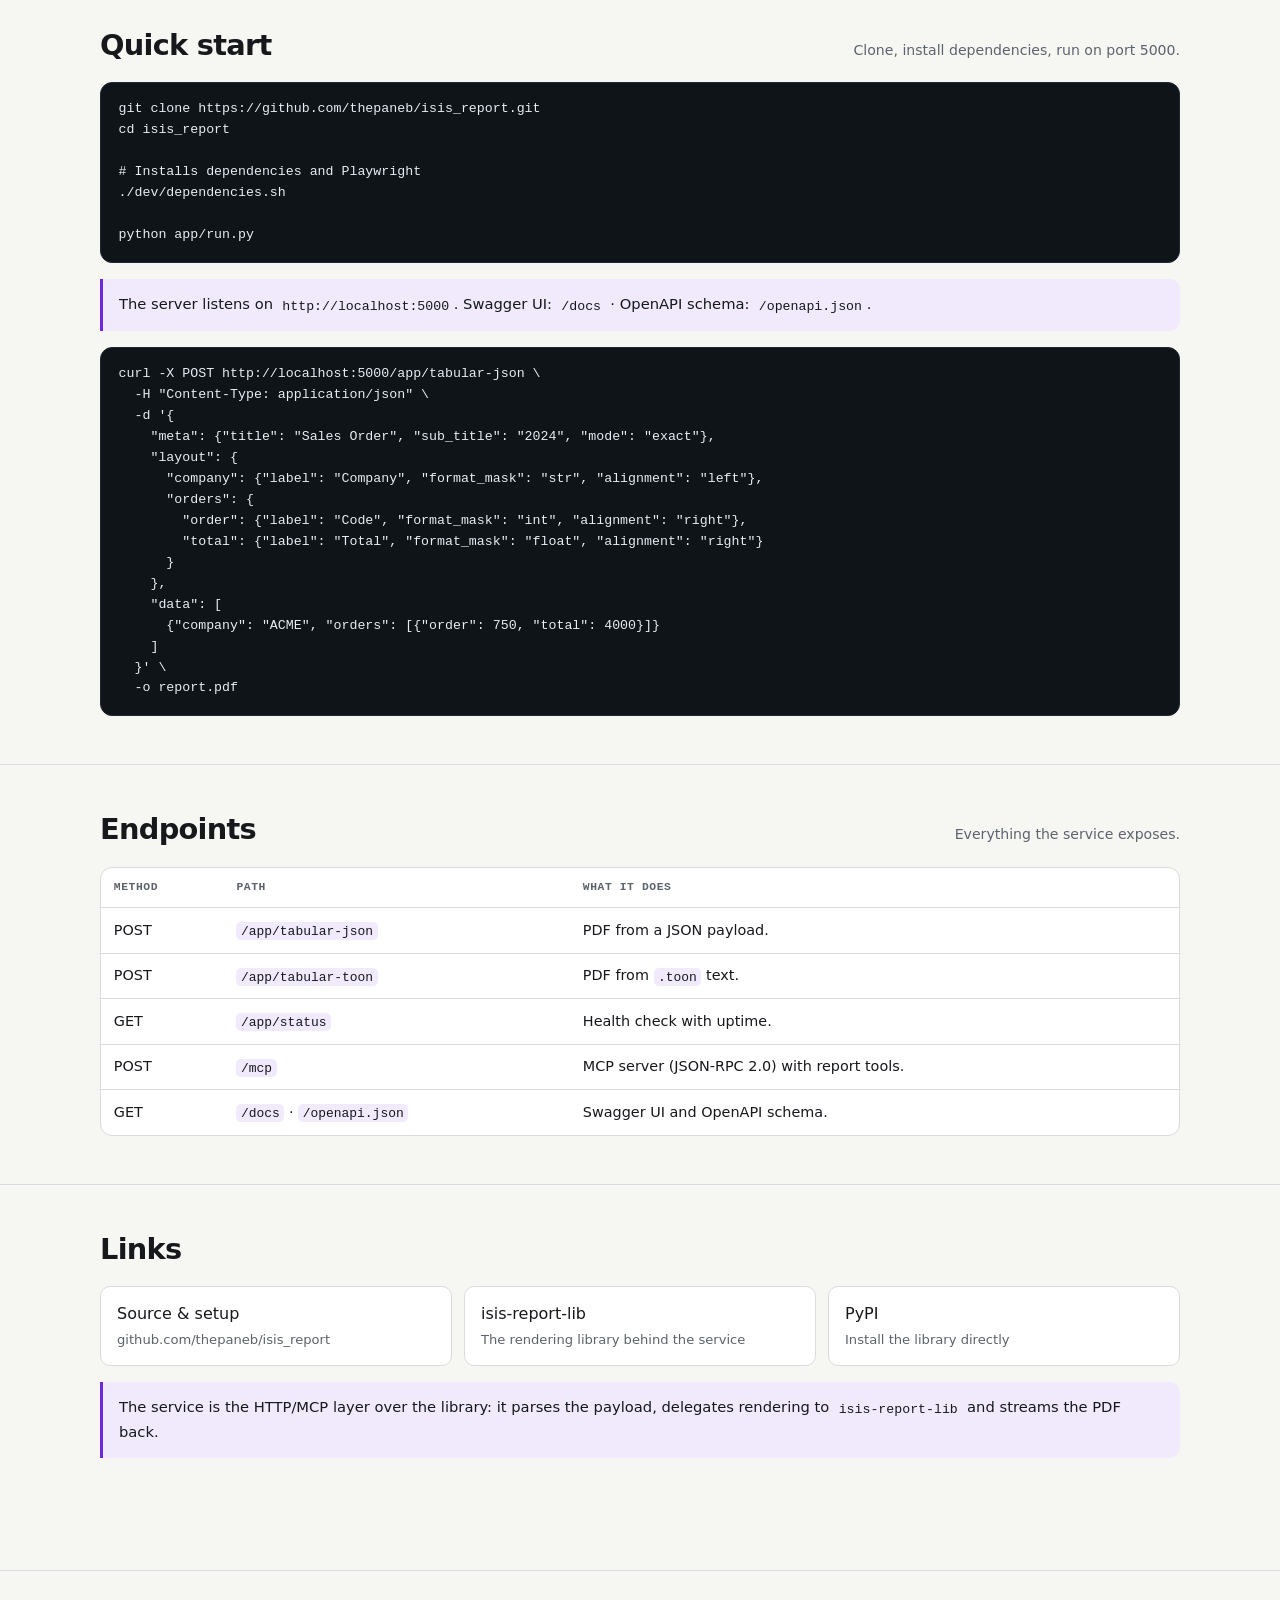
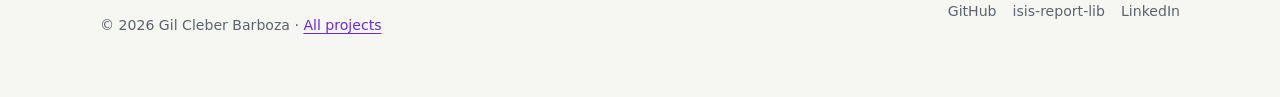
<file: isis-report/index.html>
<!doctype html>
<html lang="en">
  <head>
    <meta charset="utf-8" />
    <meta name="viewport" content="width=device-width, initial-scale=1" />

    <title>isis_report — PDF reports as a service</title>
    <meta
      name="description"
      content="Asynchronous Robyn microservice that turns JSON or .toon payloads into print-ready PDFs, with MCP tools, OpenAPI docs and hierarchical report layouts."
    />
    <link rel="canonical" href="https://thepaneb.github.io/isis-report/" />
    <meta name="robots" content="index, follow, max-image-preview:large" />
    <meta name="theme-color" content="#6d28d9" />
    <link rel="icon" href="/favicon.ico" sizes="any" />
    <link rel="icon" href="/assets/favicon.svg" type="image/svg+xml" />
    <link rel="icon" href="/assets/favicon-32.png" sizes="32x32" type="image/png" />
    <link rel="icon" href="/assets/icon-192.png" sizes="192x192" type="image/png" />
    <link rel="apple-touch-icon" href="/assets/apple-touch-icon.png" />

    <meta property="og:type" content="website" />
    <meta property="og:site_name" content="Gil Cleber Barboza" />
    <meta property="og:title" content="isis_report — PDF reports as a service" />
    <meta
      property="og:description"
      content="Async Robyn microservice: JSON or .toon in, print-ready PDF out. MCP tools, OpenAPI docs and hierarchical layouts."
    />
    <meta property="og:url" content="https://thepaneb.github.io/isis-report/" />
    <meta property="og:image" content="https://thepaneb.github.io/assets/og/isis-report.png" />
    <meta property="og:image:width" content="1200" />
    <meta property="og:image:height" content="627" />
    <meta property="og:image:alt" content="isis_report — PDF reports as a service" />

    <meta name="twitter:card" content="summary_large_image" />
    <meta name="twitter:title" content="isis_report — PDF reports as a service" />
    <meta
      name="twitter:description"
      content="Async Robyn microservice: JSON or .toon in, print-ready PDF out. MCP tools, OpenAPI docs and hierarchical layouts."
    />
    <meta name="twitter:image" content="https://thepaneb.github.io/assets/og/isis-report.png" />
    <meta name="twitter:image:alt" content="isis_report — PDF reports as a service" />

    <link rel="stylesheet" href="/assets/styles.css" />

    <script type="application/ld+json">
      {
        "@context": "https://schema.org",
        "@type": "SoftwareApplication",
        "name": "isis_report",
        "description": "Asynchronous Robyn microservice that turns JSON or .toon payloads into print-ready PDFs, with MCP tools and OpenAPI docs.",
        "applicationCategory": "DeveloperApplication",
        "url": "https://thepaneb.github.io/isis-report/",
        "codeRepository": "https://github.com/thepaneb/isis_report",
        "license": "https://opensource.org/licenses/MIT",
        "author": {
          "@type": "Person",
          "name": "Gil Cleber Barboza"
        },
        "offers": {
          "@type": "Offer",
          "price": "0",
          "priceCurrency": "USD"
        }
      }
    </script>

    <script type="application/ld+json">
      {
        "@context": "https://schema.org",
        "@type": "BreadcrumbList",
        "itemListElement": [
          {
            "@type": "ListItem",
            "position": 1,
            "name": "Projects",
            "item": "https://thepaneb.github.io/"
          },
          {
            "@type": "ListItem",
            "position": 2,
            "name": "isis_report",
            "item": "https://thepaneb.github.io/isis-report/"
          }
        ]
      }
    </script>
  </head>
  <body class="theme-isis-service">
    <a class="skip-link" href="#main">Skip to content</a>

    <header class="site-header">
      <div class="wrap header-inner">
        <a class="brand" href="/">
          <img src="/assets/avatar.jpg" alt="" width="34" height="34" />
          Gil Cleber Barboza
        </a>
        <nav class="nav" aria-label="Primary">
          <a href="/">Projects</a>
          <a href="https://github.com/thepaneb/isis_report" rel="noopener">GitHub</a>
          <a href="/isis-report-lib/">Library</a>
        </nav>
      </div>
    </header>

    <main id="main">
      <section class="hero">
        <div class="wrap">
          <p class="breadcrumb"><a href="/">Projects</a><span>/</span>isis_report</p>
          <span class="eyebrow">Python service · Robyn · MCP</span>
          <h1>PDF reports as a service.</h1>
          <p class="lead">
            An asynchronous microservice that turns <strong>JSON</strong> or
            <strong><code>.toon</code></strong> payloads into print-ready PDFs — with hierarchical
            layouts, MCP tools and OpenAPI docs. The rendering pipeline runs on
            <strong>isis-report-lib</strong>.
          </p>
          <ul class="chips" aria-label="Project facts">
            <li class="chip">Python</li>
            <li class="chip">Robyn</li>
            <li class="chip">MCP</li>
            <li class="chip">OpenAPI</li>
            <li class="chip">MIT</li>
          </ul>
          <p class="actions">
            <a class="btn primary" href="https://github.com/thepaneb/isis_report" rel="noopener"
              >View on GitHub</a
            >
            <a class="btn ghost" href="/isis-report-lib/">Explore the library</a>
          </p>
        </div>
      </section>

      <section class="section" aria-labelledby="what">
        <div class="wrap">
          <div class="section-head">
            <h2 id="what">What it does</h2>
            <p>The HTTP and MCP layer over the report pipeline.</p>
          </div>
          <ul class="features">
            <li class="feature">
              <h3>Async by design</h3>
              <p>
                Built on Robyn, with non-blocking endpoints for report generation and a health
                check for your platform.
              </p>
            </li>
            <li class="feature">
              <h3>JSON endpoint</h3>
              <p>
                <code>POST /app/tabular-json</code> accepts <code>meta</code>,
                <code>layout</code> (optional) and <code>data</code>.
              </p>
            </li>
            <li class="feature">
              <h3><code>.toon</code> endpoint</h3>
              <p>
                <code>POST /app/tabular-toon</code> takes the compact indented notation and parses it
                into the same payload.
              </p>
            </li>
            <li class="feature">
              <h3>MCP tools</h3>
              <p>
                A native MCP server at <code>POST /mcp</code> exposes report generation to AI
                assistants over JSON-RPC 2.0.
              </p>
            </li>
            <li class="feature">
              <h3>OpenAPI + Swagger</h3>
              <p>
                The schema lives at <code>/openapi.json</code>; the Swagger UI is served at
                <code>/docs</code>.
              </p>
            </li>
            <li class="feature">
              <h3>Shared rendering</h3>
              <p>
                Jinja2 and Playwright live in
                <a href="/isis-report-lib/">isis-report-lib</a>, the same library published on PyPI.
              </p>
            </li>
          </ul>
        </div>
      </section>

      <section class="section" aria-labelledby="architecture">
        <div class="wrap">
          <div class="section-head">
            <h2 id="architecture">Architecture</h2>
            <p>Client → Robyn API → report service → Jinja2/Playwright → PDF.</p>
          </div>
          <img
            src="/assets/isis-report-architecture.svg"
            alt="Pipeline diagram: JSON, .toon or MCP client to the Robyn API, then BaseReportService, Jinja2 and Playwright, producing a PDF"
            width="1200"
            height="420"
            loading="lazy"
          />
        </div>
      </section>

      <section class="section" aria-labelledby="start">
        <div class="wrap">
          <div class="section-head">
            <h2 id="start">Quick start</h2>
            <p>Clone, install dependencies, run on port 5000.</p>
          </div>
          <pre><code>git clone https://github.com/thepaneb/isis_report.git
cd isis_report

# Installs dependencies and Playwright
./dev/dependencies.sh

python app/run.py</code></pre>
          <p class="note">
            The server listens on <code>http://localhost:5000</code>. Swagger UI:
            <code>/docs</code> · OpenAPI schema: <code>/openapi.json</code>.
          </p>
          <pre><code>curl -X POST http://localhost:5000/app/tabular-json \
  -H "Content-Type: application/json" \
  -d '{
    "meta": {"title": "Sales Order", "sub_title": "2024", "mode": "exact"},
    "layout": {
      "company": {"label": "Company", "format_mask": "str", "alignment": "left"},
      "orders": {
        "order": {"label": "Code", "format_mask": "int", "alignment": "right"},
        "total": {"label": "Total", "format_mask": "float", "alignment": "right"}
      }
    },
    "data": [
      {"company": "ACME", "orders": [{"order": 750, "total": 4000}]}
    ]
  }' \
  -o report.pdf</code></pre>
        </div>
      </section>

      <section class="section" aria-labelledby="endpoints">
        <div class="wrap">
          <div class="section-head">
            <h2 id="endpoints">Endpoints</h2>
            <p>Everything the service exposes.</p>
          </div>
          <div class="table-wrap">
            <table>
              <thead>
                <tr><th>Method</th><th>Path</th><th>What it does</th></tr>
              </thead>
              <tbody>
                <tr><td>POST</td><td><code>/app/tabular-json</code></td><td>PDF from a JSON payload.</td></tr>
                <tr><td>POST</td><td><code>/app/tabular-toon</code></td><td>PDF from <code>.toon</code> text.</td></tr>
                <tr><td>GET</td><td><code>/app/status</code></td><td>Health check with uptime.</td></tr>
                <tr><td>POST</td><td><code>/mcp</code></td><td>MCP server (JSON-RPC 2.0) with report tools.</td></tr>
                <tr><td>GET</td><td><code>/docs</code> · <code>/openapi.json</code></td><td>Swagger UI and OpenAPI schema.</td></tr>
              </tbody>
            </table>
          </div>
        </div>
      </section>

      <section class="section" aria-labelledby="links">
        <div class="wrap">
          <div class="section-head">
            <h2 id="links">Links</h2>
          </div>
          <ul class="link-grid">
            <li>
              <a href="https://github.com/thepaneb/isis_report" rel="noopener"
                >Source &amp; setup<span>github.com/thepaneb/isis_report</span></a
              >
            </li>
            <li>
              <a href="/isis-report-lib/"
                >isis-report-lib<span>The rendering library behind the service</span></a
              >
            </li>
            <li>
              <a href="https://pypi.org/project/isis-report-lib/" rel="noopener"
                >PyPI<span>Install the library directly</span></a
              >
            </li>
          </ul>
          <p class="note">
            The service is the HTTP/MCP layer over the library: it parses the payload, delegates
            rendering to <code>isis-report-lib</code> and streams the PDF back.
          </p>
        </div>
      </section>
    </main>

    <footer class="site-footer">
      <div class="wrap footer-inner">
        <p>© 2026 Gil Cleber Barboza · <a href="/">All projects</a></p>
        <nav class="footer-links" aria-label="Project links">
          <a href="https://github.com/thepaneb/isis_report" rel="noopener">GitHub</a>
          <a href="/isis-report-lib/">isis-report-lib</a>
          <a href="https://www.linkedin.com/in/gilcleber/" rel="noopener">LinkedIn</a>
        </nav>
      </div>
    </footer>
  </body>
</html>
</file>
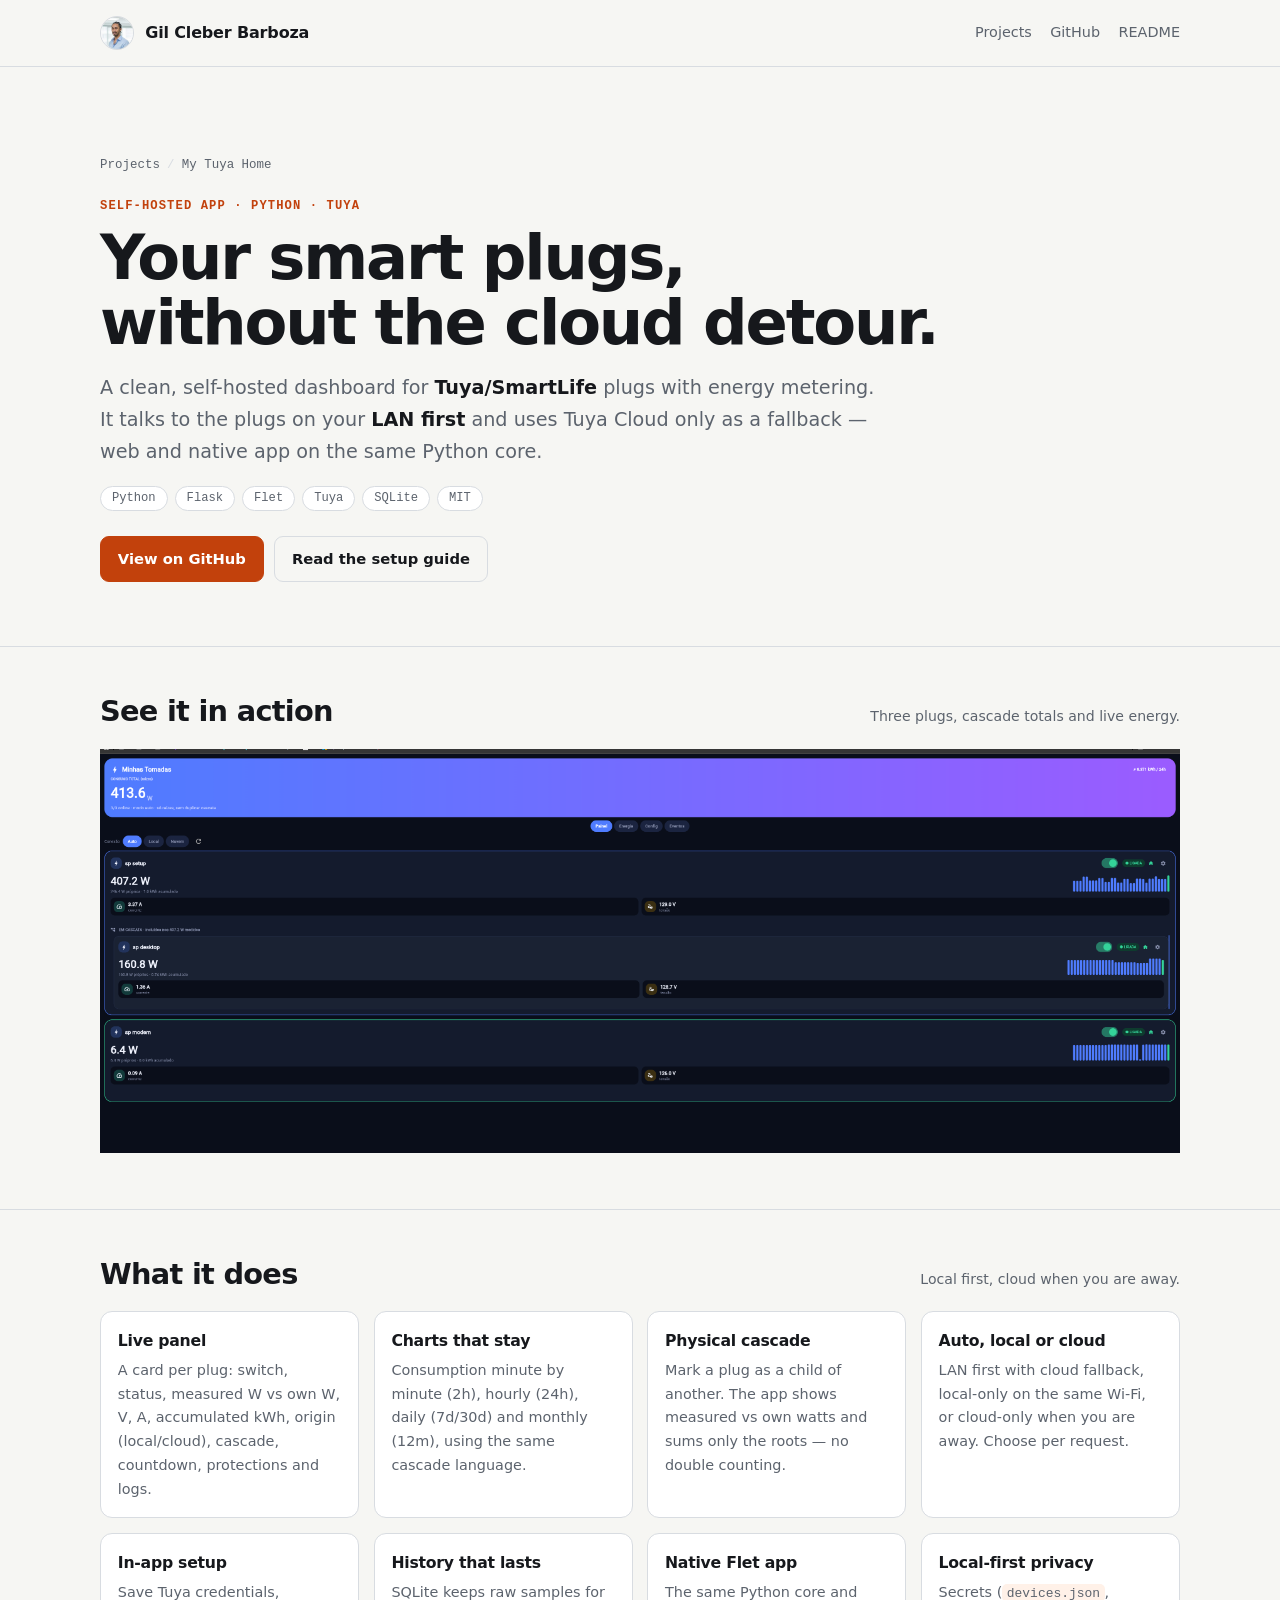
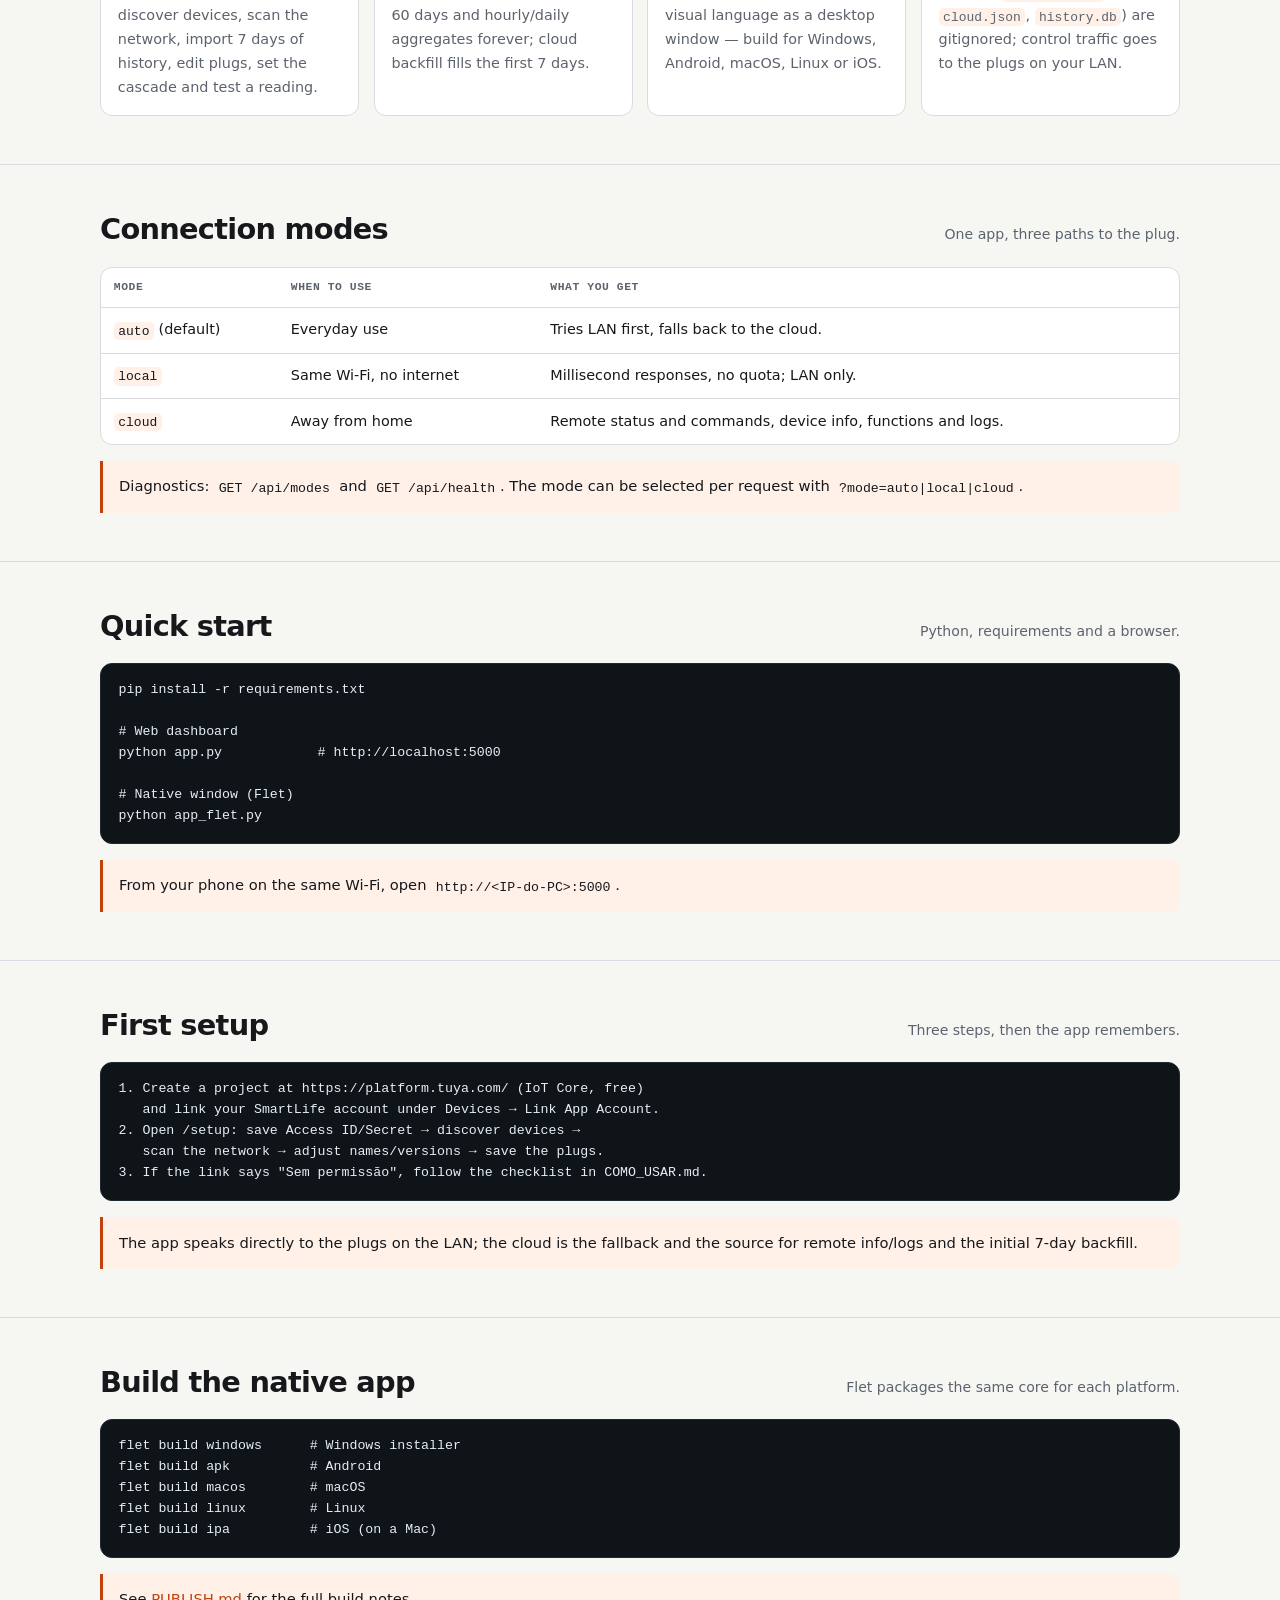
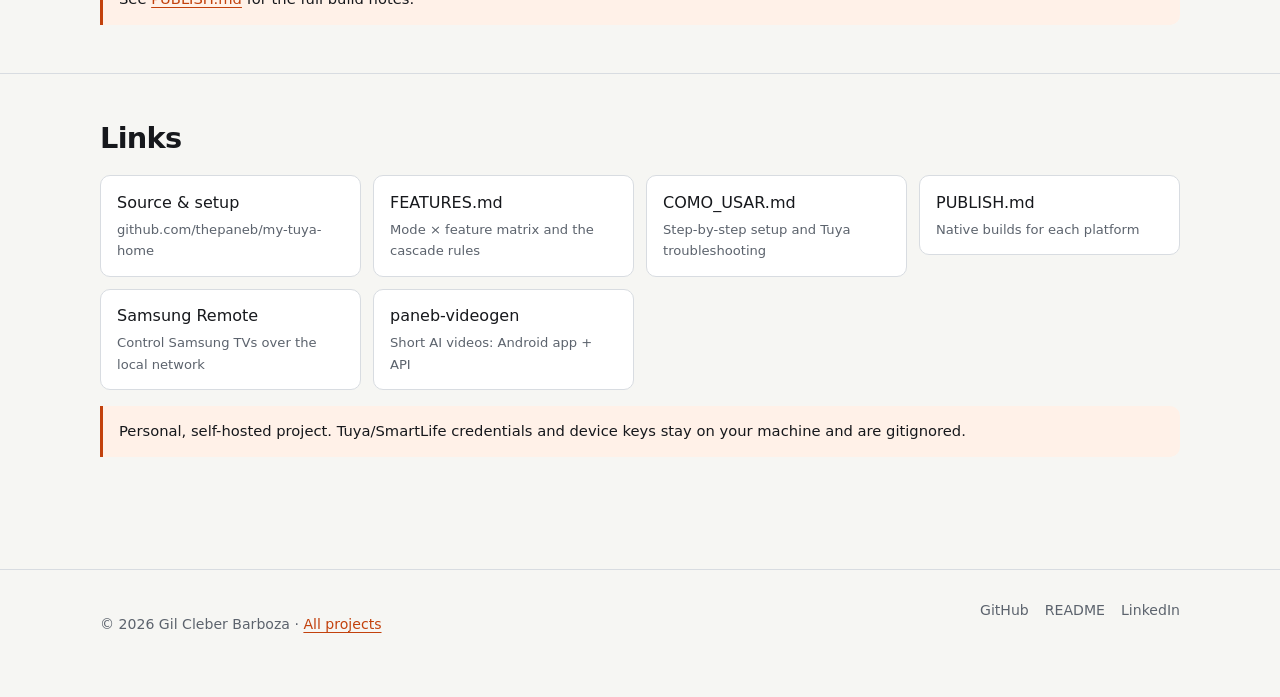
<file: my-tuya-home/index.html>
<!doctype html>
<html lang="en">
  <head>
    <meta charset="utf-8" />
    <meta name="viewport" content="width=device-width, initial-scale=1" />

    <title>My Tuya Home — local-first smart plug dashboard</title>
    <meta
      name="description"
      content="A local-first dashboard for Tuya/SmartLife smart plugs with live power, voltage, current and kWh, cascade totals, history charts and a native Flet app."
    />
    <link rel="canonical" href="https://thepaneb.github.io/my-tuya-home/" />
    <meta name="robots" content="index, follow, max-image-preview:large" />
    <meta name="theme-color" content="#c2410c" />
    <link rel="icon" href="/favicon.ico" sizes="any" />
    <link rel="icon" href="/assets/favicon.svg" type="image/svg+xml" />
    <link rel="icon" href="/assets/favicon-32.png" sizes="32x32" type="image/png" />
    <link rel="icon" href="/assets/icon-192.png" sizes="192x192" type="image/png" />
    <link rel="apple-touch-icon" href="/assets/apple-touch-icon.png" />

    <meta property="og:type" content="website" />
    <meta property="og:site_name" content="Gil Cleber Barboza" />
    <meta property="og:title" content="My Tuya Home — local-first smart plug dashboard" />
    <meta
      property="og:description"
      content="Live power, voltage, current and kWh for Tuya/SmartLife plugs — LAN-first, with cascade totals, history charts and a native Flet app."
    />
    <meta property="og:url" content="https://thepaneb.github.io/my-tuya-home/" />
    <meta property="og:image" content="https://thepaneb.github.io/assets/og/my-tuya-home.png" />
    <meta property="og:image:width" content="1200" />
    <meta property="og:image:height" content="627" />
    <meta property="og:image:alt" content="My Tuya Home — local-first smart plug dashboard" />

    <meta name="twitter:card" content="summary_large_image" />
    <meta name="twitter:title" content="My Tuya Home — local-first smart plug dashboard" />
    <meta
      name="twitter:description"
      content="Live power, voltage, current and kWh for Tuya/SmartLife plugs — LAN-first, with cascade totals, history charts and a native Flet app."
    />
    <meta name="twitter:image" content="https://thepaneb.github.io/assets/og/my-tuya-home.png" />
    <meta name="twitter:image:alt" content="My Tuya Home — local-first smart plug dashboard" />

    <link rel="stylesheet" href="/assets/styles.css" />

    <script type="application/ld+json">
      {
        "@context": "https://schema.org",
        "@type": "SoftwareApplication",
        "name": "My Tuya Home",
        "description": "A local-first dashboard for Tuya/SmartLife smart plugs with live energy metering, cascade totals, history charts and a native Flet app.",
        "applicationCategory": "UtilitiesApplication",
        "operatingSystem": "Windows, macOS, Linux, Android, iOS",
        "url": "https://thepaneb.github.io/my-tuya-home/",
        "codeRepository": "https://github.com/thepaneb/my-tuya-home",
        "license": "https://opensource.org/licenses/MIT",
        "author": {
          "@type": "Person",
          "name": "Gil Cleber Barboza"
        },
        "offers": {
          "@type": "Offer",
          "price": "0",
          "priceCurrency": "USD"
        }
      }
    </script>

    <script type="application/ld+json">
      {
        "@context": "https://schema.org",
        "@type": "BreadcrumbList",
        "itemListElement": [
          {
            "@type": "ListItem",
            "position": 1,
            "name": "Projects",
            "item": "https://thepaneb.github.io/"
          },
          {
            "@type": "ListItem",
            "position": 2,
            "name": "My Tuya Home",
            "item": "https://thepaneb.github.io/my-tuya-home/"
          }
        ]
      }
    </script>
  </head>
  <body class="theme-tuya">
    <a class="skip-link" href="#main">Skip to content</a>

    <header class="site-header">
      <div class="wrap header-inner">
        <a class="brand" href="/">
          <img src="/assets/avatar.jpg" alt="" width="34" height="34" />
          Gil Cleber Barboza
        </a>
        <nav class="nav" aria-label="Primary">
          <a href="/">Projects</a>
          <a href="https://github.com/thepaneb/my-tuya-home" rel="noopener">GitHub</a>
          <a href="https://github.com/thepaneb/my-tuya-home#readme" rel="noopener">README</a>
        </nav>
      </div>
    </header>

    <main id="main">
      <section class="hero">
        <div class="wrap">
          <p class="breadcrumb"><a href="/">Projects</a><span>/</span>My Tuya Home</p>
          <span class="eyebrow">Self-hosted app · Python · Tuya</span>
          <h1>Your smart plugs, without the cloud detour.</h1>
          <p class="lead">
            A clean, self-hosted dashboard for <strong>Tuya/SmartLife</strong> plugs with energy
            metering. It talks to the plugs on your <strong>LAN first</strong> and uses Tuya Cloud
            only as a fallback — web and native app on the same Python core.
          </p>
          <ul class="chips" aria-label="Project facts">
            <li class="chip">Python</li>
            <li class="chip">Flask</li>
            <li class="chip">Flet</li>
            <li class="chip">Tuya</li>
            <li class="chip">SQLite</li>
            <li class="chip">MIT</li>
          </ul>
          <p class="actions">
            <a class="btn primary" href="https://github.com/thepaneb/my-tuya-home" rel="noopener"
              >View on GitHub</a
            >
            <a class="btn ghost" href="https://github.com/thepaneb/my-tuya-home#readme" rel="noopener"
              >Read the setup guide</a
            >
          </p>
        </div>
      </section>

      <section class="section" aria-labelledby="screenshot">
        <div class="wrap">
          <div class="section-head">
            <h2 id="screenshot">See it in action</h2>
            <p>Three plugs, cascade totals and live energy.</p>
          </div>
          <img
            src="/assets/my-tuya-home-screenshot.png"
            alt="My Tuya Home dashboard showing three smart plugs, live power in watts, voltage, current, kWh and cascade totals"
            width="3440"
            height="1287"
            loading="lazy"
          />
        </div>
      </section>

      <section class="section" aria-labelledby="what">
        <div class="wrap">
          <div class="section-head">
            <h2 id="what">What it does</h2>
            <p>Local first, cloud when you are away.</p>
          </div>
          <ul class="features">
            <li class="feature">
              <h3>Live panel</h3>
              <p>
                A card per plug: switch, status, measured W vs own W, V, A, accumulated kWh, origin
                (local/cloud), cascade, countdown, protections and logs.
              </p>
            </li>
            <li class="feature">
              <h3>Charts that stay</h3>
              <p>
                Consumption minute by minute (2h), hourly (24h), daily (7d/30d) and monthly (12m),
                using the same cascade language.
              </p>
            </li>
            <li class="feature">
              <h3>Physical cascade</h3>
              <p>
                Mark a plug as a child of another. The app shows measured vs own watts and sums only
                the roots — no double counting.
              </p>
            </li>
            <li class="feature">
              <h3>Auto, local or cloud</h3>
              <p>
                LAN first with cloud fallback, local-only on the same Wi-Fi, or cloud-only when you
                are away. Choose per request.
              </p>
            </li>
            <li class="feature">
              <h3>In-app setup</h3>
              <p>
                Save Tuya credentials, discover devices, scan the network, import 7 days of history,
                edit plugs, set the cascade and test a reading.
              </p>
            </li>
            <li class="feature">
              <h3>History that lasts</h3>
              <p>
                SQLite keeps raw samples for 60 days and hourly/daily aggregates forever; cloud
                backfill fills the first 7 days.
              </p>
            </li>
            <li class="feature">
              <h3>Native Flet app</h3>
              <p>
                The same Python core and visual language as a desktop window — build for Windows,
                Android, macOS, Linux or iOS.
              </p>
            </li>
            <li class="feature">
              <h3>Local-first privacy</h3>
              <p>
                Secrets (<code>devices.json</code>, <code>cloud.json</code>,
                <code>history.db</code>) are gitignored; control traffic goes to the plugs on your
                LAN.
              </p>
            </li>
          </ul>
        </div>
      </section>

      <section class="section" aria-labelledby="modes">
        <div class="wrap">
          <div class="section-head">
            <h2 id="modes">Connection modes</h2>
            <p>One app, three paths to the plug.</p>
          </div>
          <div class="table-wrap">
            <table>
              <thead>
                <tr><th>Mode</th><th>When to use</th><th>What you get</th></tr>
              </thead>
              <tbody>
                <tr>
                  <td><code>auto</code> (default)</td>
                  <td>Everyday use</td>
                  <td>Tries LAN first, falls back to the cloud.</td>
                </tr>
                <tr>
                  <td><code>local</code></td>
                  <td>Same Wi-Fi, no internet</td>
                  <td>Millisecond responses, no quota; LAN only.</td>
                </tr>
                <tr>
                  <td><code>cloud</code></td>
                  <td>Away from home</td>
                  <td>Remote status and commands, device info, functions and logs.</td>
                </tr>
              </tbody>
            </table>
          </div>
          <p class="note">
            Diagnostics: <code>GET /api/modes</code> and <code>GET /api/health</code>. The mode can
            be selected per request with <code>?mode=auto|local|cloud</code>.
          </p>
        </div>
      </section>

      <section class="section" aria-labelledby="start">
        <div class="wrap">
          <div class="section-head">
            <h2 id="start">Quick start</h2>
            <p>Python, requirements and a browser.</p>
          </div>
          <pre><code>pip install -r requirements.txt

# Web dashboard
python app.py            # http://localhost:5000

# Native window (Flet)
python app_flet.py</code></pre>
          <p class="note">
            From your phone on the same Wi-Fi, open <code>http://&lt;IP-do-PC&gt;:5000</code>.
          </p>
        </div>
      </section>

      <section class="section" aria-labelledby="setup">
        <div class="wrap">
          <div class="section-head">
            <h2 id="setup">First setup</h2>
            <p>Three steps, then the app remembers.</p>
          </div>
          <pre><code>1. Create a project at https://platform.tuya.com/ (IoT Core, free)
   and link your SmartLife account under Devices → Link App Account.
2. Open /setup: save Access ID/Secret → discover devices →
   scan the network → adjust names/versions → save the plugs.
3. If the link says "Sem permissão", follow the checklist in COMO_USAR.md.</code></pre>
          <p class="note">
            The app speaks directly to the plugs on the LAN; the cloud is the fallback and the
            source for remote info/logs and the initial 7-day backfill.
          </p>
        </div>
      </section>

      <section class="section" aria-labelledby="native">
        <div class="wrap">
          <div class="section-head">
            <h2 id="native">Build the native app</h2>
            <p>Flet packages the same core for each platform.</p>
          </div>
          <pre><code>flet build windows      # Windows installer
flet build apk          # Android
flet build macos        # macOS
flet build linux        # Linux
flet build ipa          # iOS (on a Mac)</code></pre>
          <p class="note">
            See <a href="https://github.com/thepaneb/my-tuya-home/blob/main/PUBLISH.md">PUBLISH.md</a>
            for the full build notes.
          </p>
        </div>
      </section>

      <section class="section" aria-labelledby="links">
        <div class="wrap">
          <div class="section-head">
            <h2 id="links">Links</h2>
          </div>
          <ul class="link-grid">
            <li>
              <a href="https://github.com/thepaneb/my-tuya-home" rel="noopener"
                >Source &amp; setup<span>github.com/thepaneb/my-tuya-home</span></a
              >
            </li>
            <li>
              <a href="https://github.com/thepaneb/my-tuya-home/blob/main/FEATURES.md" rel="noopener"
                >FEATURES.md<span>Mode × feature matrix and the cascade rules</span></a
              >
            </li>
            <li>
              <a href="https://github.com/thepaneb/my-tuya-home/blob/main/COMO_USAR.md" rel="noopener"
                >COMO_USAR.md<span>Step-by-step setup and Tuya troubleshooting</span></a
              >
            </li>
            <li>
              <a href="https://github.com/thepaneb/my-tuya-home/blob/main/PUBLISH.md" rel="noopener"
                >PUBLISH.md<span>Native builds for each platform</span></a
              >
            </li>
            <li>
              <a href="/samsung-remote/">Samsung Remote<span>Control Samsung TVs over the local network</span></a>
            </li>
            <li>
              <a href="/paneb-videogen/">paneb-videogen<span>Short AI videos: Android app + API</span></a>
            </li>
          </ul>
          <p class="note">
            Personal, self-hosted project. Tuya/SmartLife credentials and device keys stay on your
            machine and are gitignored.
          </p>
        </div>
      </section>
    </main>

    <footer class="site-footer">
      <div class="wrap footer-inner">
        <p>© 2026 Gil Cleber Barboza · <a href="/">All projects</a></p>
        <nav class="footer-links" aria-label="Project links">
          <a href="https://github.com/thepaneb/my-tuya-home" rel="noopener">GitHub</a>
          <a href="https://github.com/thepaneb/my-tuya-home#readme" rel="noopener">README</a>
          <a href="https://www.linkedin.com/in/gilcleber/" rel="noopener">LinkedIn</a>
        </nav>
      </div>
    </footer>
  </body>
</html>
</file>
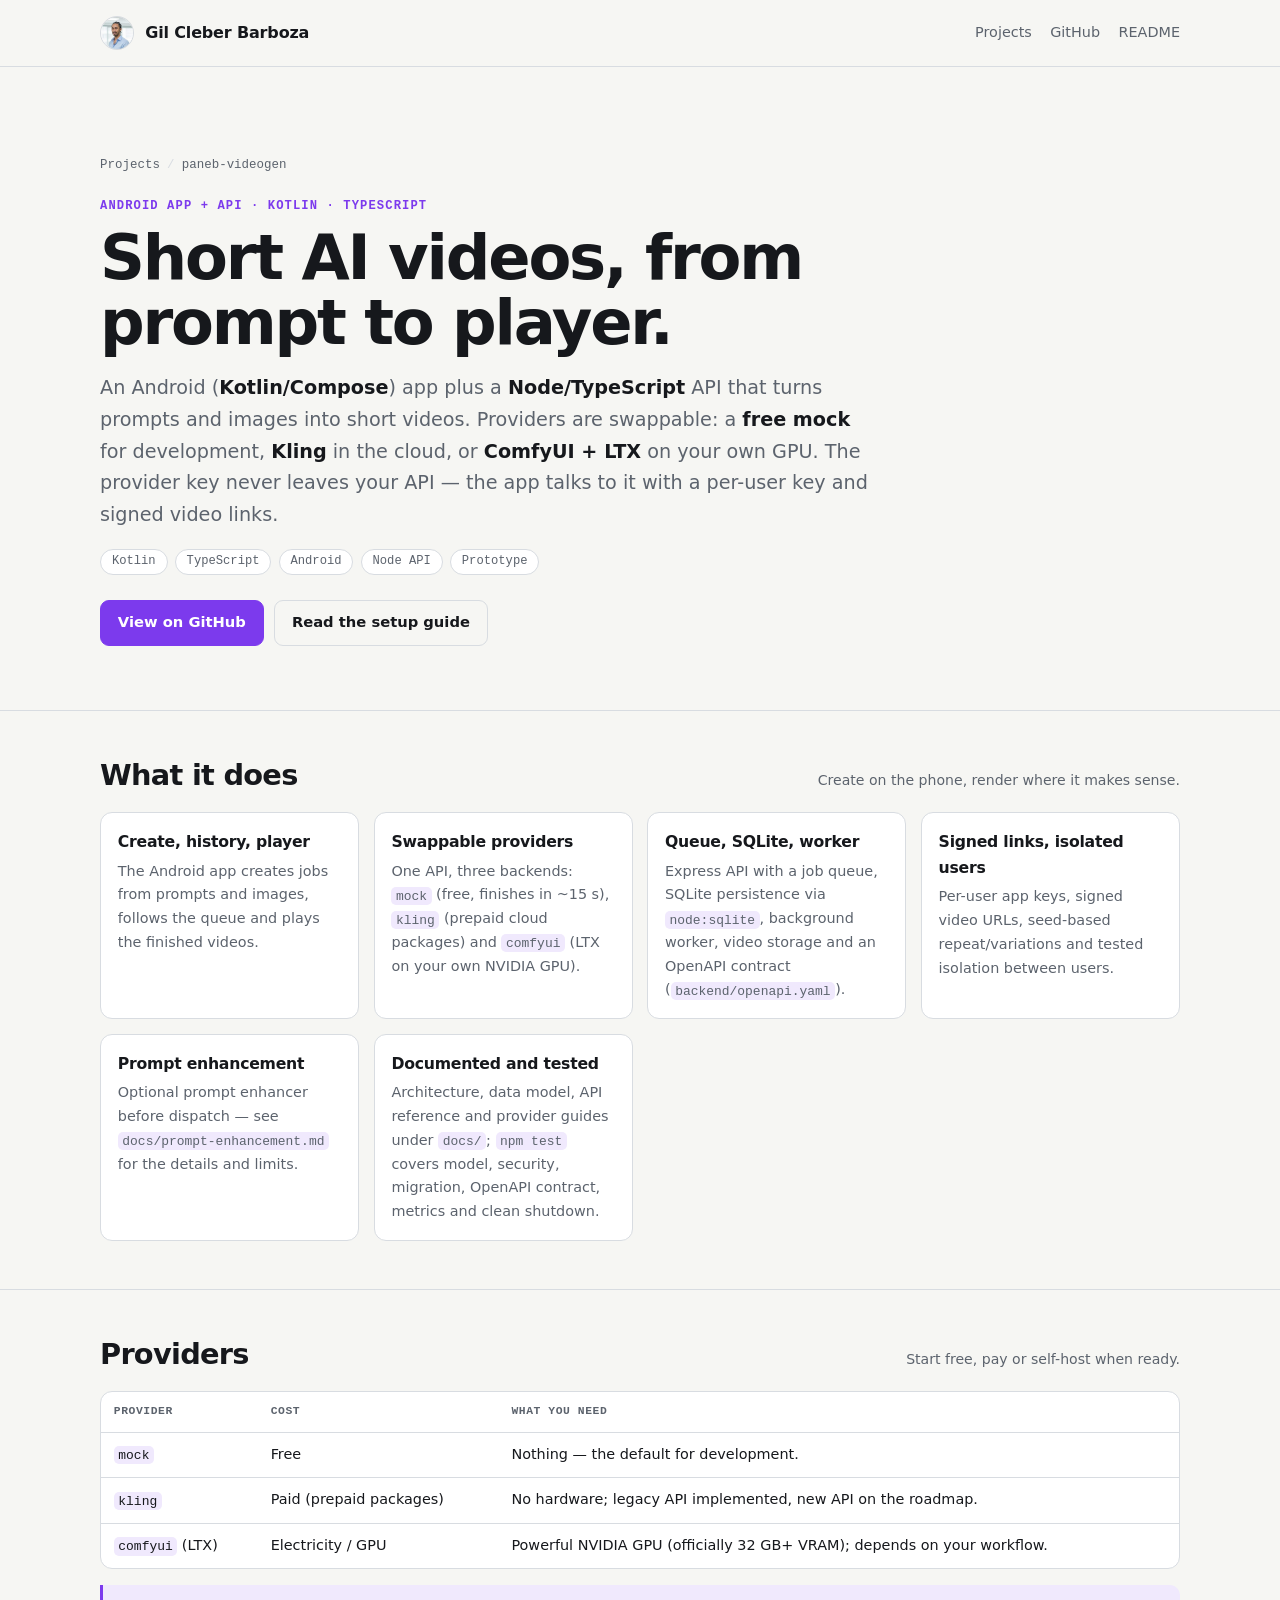
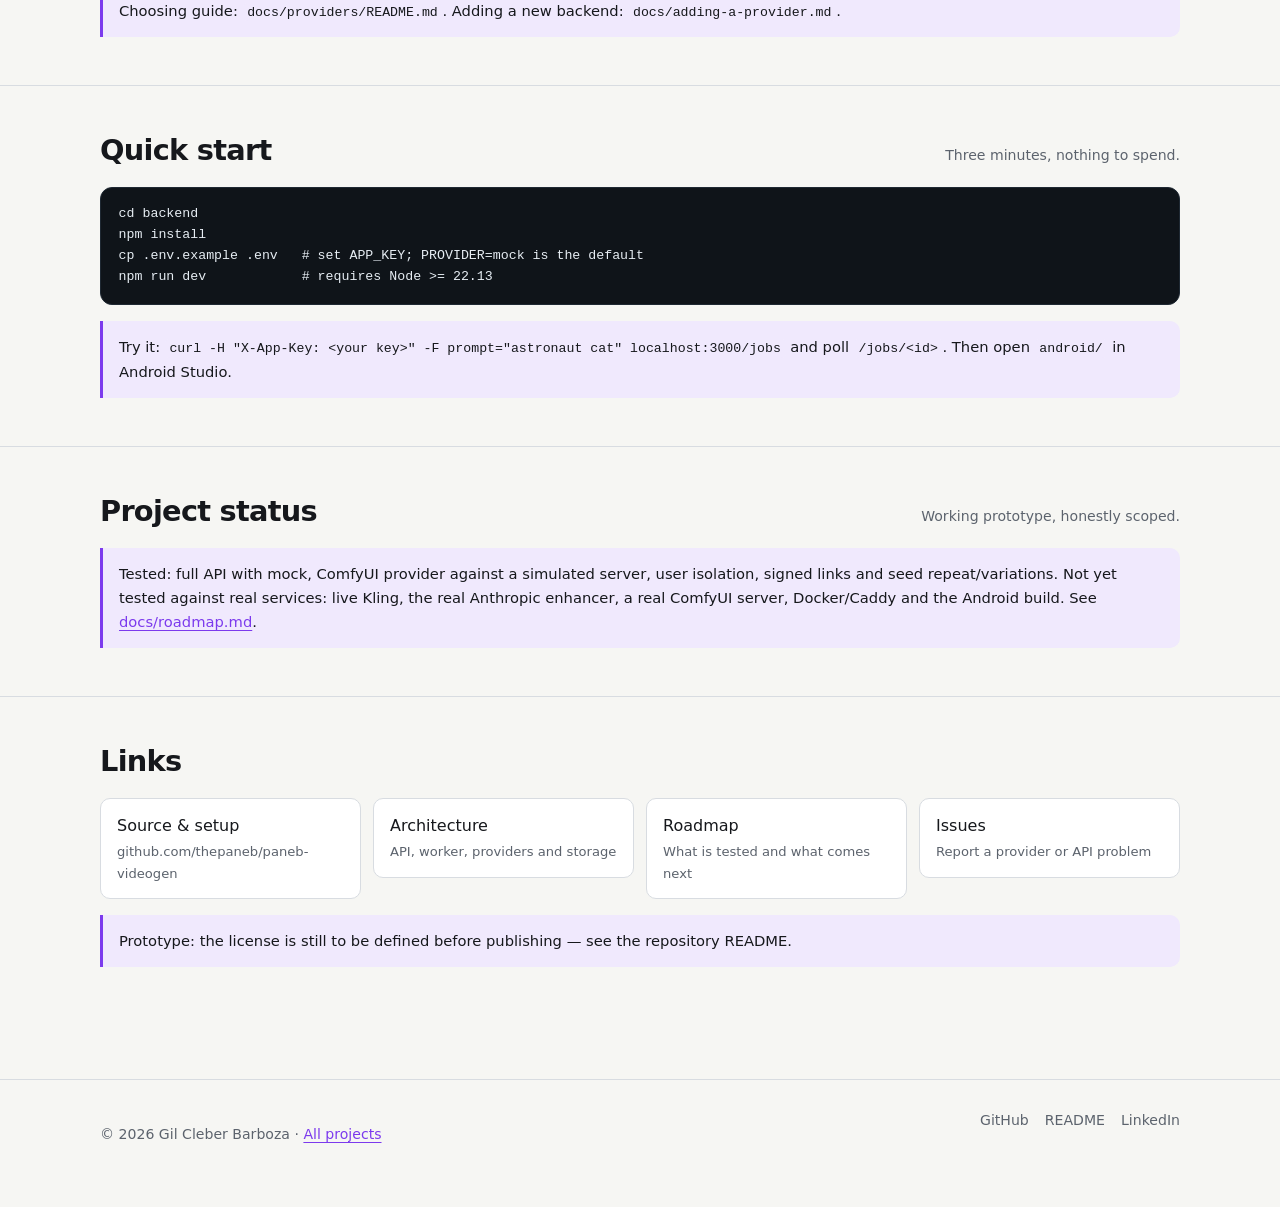
<file: paneb-videogen/index.html>
<!doctype html>
<html lang="en">
  <head>
    <meta charset="utf-8" />
    <meta name="viewport" content="width=device-width, initial-scale=1" />

    <title>paneb-videogen — short videos from prompts and images</title>
    <meta
      name="description"
      content="Android app plus Node/TypeScript API to generate short videos from prompts and images, with swappable providers: free mock, Kling cloud and local ComfyUI + LTX."
    />
    <link rel="canonical" href="https://thepaneb.github.io/paneb-videogen/" />
    <meta name="robots" content="index, follow, max-image-preview:large" />
    <meta name="theme-color" content="#7c3aed" />
    <link rel="icon" href="/favicon.ico" sizes="any" />
    <link rel="icon" href="/assets/favicon.svg" type="image/svg+xml" />
    <link rel="icon" href="/assets/favicon-32.png" sizes="32x32" type="image/png" />
    <link rel="icon" href="/assets/icon-192.png" sizes="192x192" type="image/png" />
    <link rel="apple-touch-icon" href="/assets/apple-touch-icon.png" />

    <meta property="og:type" content="website" />
    <meta property="og:site_name" content="Gil Cleber Barboza" />
    <meta property="og:title" content="paneb-videogen — short videos from prompts and images" />
    <meta
      property="og:description"
      content="Android (Kotlin/Compose) app plus Node/TypeScript API for short AI videos — mock, Kling cloud and ComfyUI + LTX providers, queue, SQLite and signed links."
    />
    <meta property="og:url" content="https://thepaneb.github.io/paneb-videogen/" />
    <meta property="og:image" content="https://thepaneb.github.io/assets/og/paneb-videogen.png" />
    <meta property="og:image:width" content="1200" />
    <meta property="og:image:height" content="627" />
    <meta property="og:image:alt" content="paneb-videogen — short videos from prompts and images" />

    <meta name="twitter:card" content="summary_large_image" />
    <meta name="twitter:title" content="paneb-videogen — short videos from prompts and images" />
    <meta
      name="twitter:description"
      content="Android (Kotlin/Compose) app plus Node/TypeScript API for short AI videos — mock, Kling cloud and ComfyUI + LTX providers, queue, SQLite and signed links."
    />
    <meta name="twitter:image" content="https://thepaneb.github.io/assets/og/paneb-videogen.png" />
    <meta name="twitter:image:alt" content="paneb-videogen — short videos from prompts and images" />

    <link rel="stylesheet" href="/assets/styles.css" />

    <script type="application/ld+json">
      {
        "@context": "https://schema.org",
        "@type": "SoftwareApplication",
        "name": "paneb-videogen",
        "description": "Android app plus Node/TypeScript API to generate short videos from prompts and images, with swappable providers (free mock, Kling cloud, local ComfyUI + LTX), job queue, SQLite and signed video links.",
        "applicationCategory": "MultimediaApplication",
        "operatingSystem": "Android, Windows, macOS, Linux",
        "url": "https://thepaneb.github.io/paneb-videogen/",
        "codeRepository": "https://github.com/thepaneb/paneb-videogen",
        "author": {
          "@type": "Person",
          "name": "Gil Cleber Barboza"
        },
        "offers": {
          "@type": "Offer",
          "price": "0",
          "priceCurrency": "USD"
        }
      }
    </script>

    <script type="application/ld+json">
      {
        "@context": "https://schema.org",
        "@type": "BreadcrumbList",
        "itemListElement": [
          {
            "@type": "ListItem",
            "position": 1,
            "name": "Projects",
            "item": "https://thepaneb.github.io/"
          },
          {
            "@type": "ListItem",
            "position": 2,
            "name": "paneb-videogen",
            "item": "https://thepaneb.github.io/paneb-videogen/"
          }
        ]
      }
    </script>
  </head>
  <body class="theme-videogen">
    <a class="skip-link" href="#main">Skip to content</a>

    <header class="site-header">
      <div class="wrap header-inner">
        <a class="brand" href="/">
          <img src="/assets/avatar.jpg" alt="" width="34" height="34" />
          Gil Cleber Barboza
        </a>
        <nav class="nav" aria-label="Primary">
          <a href="/">Projects</a>
          <a href="https://github.com/thepaneb/paneb-videogen" rel="noopener">GitHub</a>
          <a href="https://github.com/thepaneb/paneb-videogen#readme" rel="noopener">README</a>
        </nav>
      </div>
    </header>

    <main id="main">
      <section class="hero">
        <div class="wrap">
          <p class="breadcrumb"><a href="/">Projects</a><span>/</span>paneb-videogen</p>
          <span class="eyebrow">Android app + API · Kotlin · TypeScript</span>
          <h1>Short AI videos, from prompt to player.</h1>
          <p class="lead">
            An Android (<strong>Kotlin/Compose</strong>) app plus a <strong>Node/TypeScript</strong>
            API that turns prompts and images into short videos. Providers are
            swappable: a <strong>free mock</strong> for development, <strong>Kling</strong> in the
            cloud, or <strong>ComfyUI + LTX</strong> on your own GPU. The provider key never
            leaves your API — the app talks to it with a per-user key and signed video links.
          </p>
          <ul class="chips" aria-label="Project facts">
            <li class="chip">Kotlin</li>
            <li class="chip">TypeScript</li>
            <li class="chip">Android</li>
            <li class="chip">Node API</li>
            <li class="chip">Prototype</li>
          </ul>
          <p class="actions">
            <a class="btn primary" href="https://github.com/thepaneb/paneb-videogen" rel="noopener"
              >View on GitHub</a
            >
            <a class="btn ghost" href="https://github.com/thepaneb/paneb-videogen#readme" rel="noopener"
              >Read the setup guide</a
            >
          </p>
        </div>
      </section>

      <section class="section" aria-labelledby="what">
        <div class="wrap">
          <div class="section-head">
            <h2 id="what">What it does</h2>
            <p>Create on the phone, render where it makes sense.</p>
          </div>
          <ul class="features">
            <li class="feature">
              <h3>Create, history, player</h3>
              <p>
                The Android app creates jobs from prompts and images, follows the queue and plays
                the finished videos.
              </p>
            </li>
            <li class="feature">
              <h3>Swappable providers</h3>
              <p>
                One API, three backends: <code>mock</code> (free, finishes in ~15 s),
                <code>kling</code> (prepaid cloud packages) and <code>comfyui</code> (LTX on your
                own NVIDIA GPU).
              </p>
            </li>
            <li class="feature">
              <h3>Queue, SQLite, worker</h3>
              <p>
                Express API with a job queue, SQLite persistence via
                <code>node:sqlite</code>, background worker, video storage and an OpenAPI contract
                (<code>backend/openapi.yaml</code>).
              </p>
            </li>
            <li class="feature">
              <h3>Signed links, isolated users</h3>
              <p>
                Per-user app keys, signed video URLs, seed-based repeat/variations and tested
                isolation between users.
              </p>
            </li>
            <li class="feature">
              <h3>Prompt enhancement</h3>
              <p>
                Optional prompt enhancer before dispatch — see
                <code>docs/prompt-enhancement.md</code> for the details and limits.
              </p>
            </li>
            <li class="feature">
              <h3>Documented and tested</h3>
              <p>
                Architecture, data model, API reference and provider guides under
                <code>docs/</code>; <code>npm test</code> covers model, security, migration,
                OpenAPI contract, metrics and clean shutdown.
              </p>
            </li>
          </ul>
        </div>
      </section>

      <section class="section" aria-labelledby="providers">
        <div class="wrap">
          <div class="section-head">
            <h2 id="providers">Providers</h2>
            <p>Start free, pay or self-host when ready.</p>
          </div>
          <div class="table-wrap">
            <table>
              <thead>
                <tr><th>Provider</th><th>Cost</th><th>What you need</th></tr>
              </thead>
              <tbody>
                <tr>
                  <td><code>mock</code></td>
                  <td>Free</td>
                  <td>Nothing — the default for development.</td>
                </tr>
                <tr>
                  <td><code>kling</code></td>
                  <td>Paid (prepaid packages)</td>
                  <td>No hardware; legacy API implemented, new API on the roadmap.</td>
                </tr>
                <tr>
                  <td><code>comfyui</code> (LTX)</td>
                  <td>Electricity / GPU</td>
                  <td>Powerful NVIDIA GPU (officially 32 GB+ VRAM); depends on your workflow.</td>
                </tr>
              </tbody>
            </table>
          </div>
          <p class="note">
            Choosing guide: <code>docs/providers/README.md</code>. Adding a new backend:
            <code>docs/adding-a-provider.md</code>.
          </p>
        </div>
      </section>

      <section class="section" aria-labelledby="start">
        <div class="wrap">
          <div class="section-head">
            <h2 id="start">Quick start</h2>
            <p>Three minutes, nothing to spend.</p>
          </div>
          <pre><code>cd backend
npm install
cp .env.example .env   # set APP_KEY; PROVIDER=mock is the default
npm run dev            # requires Node &gt;= 22.13</code></pre>
          <p class="note">
            Try it: <code>curl -H "X-App-Key: &lt;your key&gt;" -F prompt="astronaut cat" localhost:3000/jobs</code>
            and poll <code>/jobs/&lt;id&gt;</code>. Then open <code>android/</code> in Android
            Studio.
          </p>
        </div>
      </section>

      <section class="section" aria-labelledby="status">
        <div class="wrap">
          <div class="section-head">
            <h2 id="status">Project status</h2>
            <p>Working prototype, honestly scoped.</p>
          </div>
          <p class="note">
            Tested: full API with mock, ComfyUI provider against a simulated server, user
            isolation, signed links and seed repeat/variations. Not yet tested against real
            services: live Kling, the real Anthropic enhancer, a real ComfyUI server,
            Docker/Caddy and the Android build. See
            <a href="https://github.com/thepaneb/paneb-videogen/blob/main/docs/roadmap.md" rel="noopener">docs/roadmap.md</a>.
          </p>
        </div>
      </section>

      <section class="section" aria-labelledby="links">
        <div class="wrap">
          <div class="section-head">
            <h2 id="links">Links</h2>
          </div>
          <ul class="link-grid">
            <li>
              <a href="https://github.com/thepaneb/paneb-videogen" rel="noopener"
                >Source &amp; setup<span>github.com/thepaneb/paneb-videogen</span></a
              >
            </li>
            <li>
              <a href="https://github.com/thepaneb/paneb-videogen/blob/main/docs/architecture.md" rel="noopener"
                >Architecture<span>API, worker, providers and storage</span></a
              >
            </li>
            <li>
              <a href="https://github.com/thepaneb/paneb-videogen/blob/main/docs/roadmap.md" rel="noopener"
                >Roadmap<span>What is tested and what comes next</span></a
              >
            </li>
            <li>
              <a href="https://github.com/thepaneb/paneb-videogen/issues" rel="noopener"
                >Issues<span>Report a provider or API problem</span></a
              >
            </li>
          </ul>
          <p class="note">
            Prototype: the license is still to be defined before publishing — see the
            repository README.
          </p>
        </div>
      </section>
    </main>

    <footer class="site-footer">
      <div class="wrap footer-inner">
        <p>© 2026 Gil Cleber Barboza · <a href="/">All projects</a></p>
        <nav class="footer-links" aria-label="Project links">
          <a href="https://github.com/thepaneb/paneb-videogen" rel="noopener">GitHub</a>
          <a href="https://github.com/thepaneb/paneb-videogen#readme" rel="noopener">README</a>
          <a href="https://www.linkedin.com/in/gilcleber/" rel="noopener">LinkedIn</a>
        </nav>
      </div>
    </footer>
  </body>
</html>
</file>
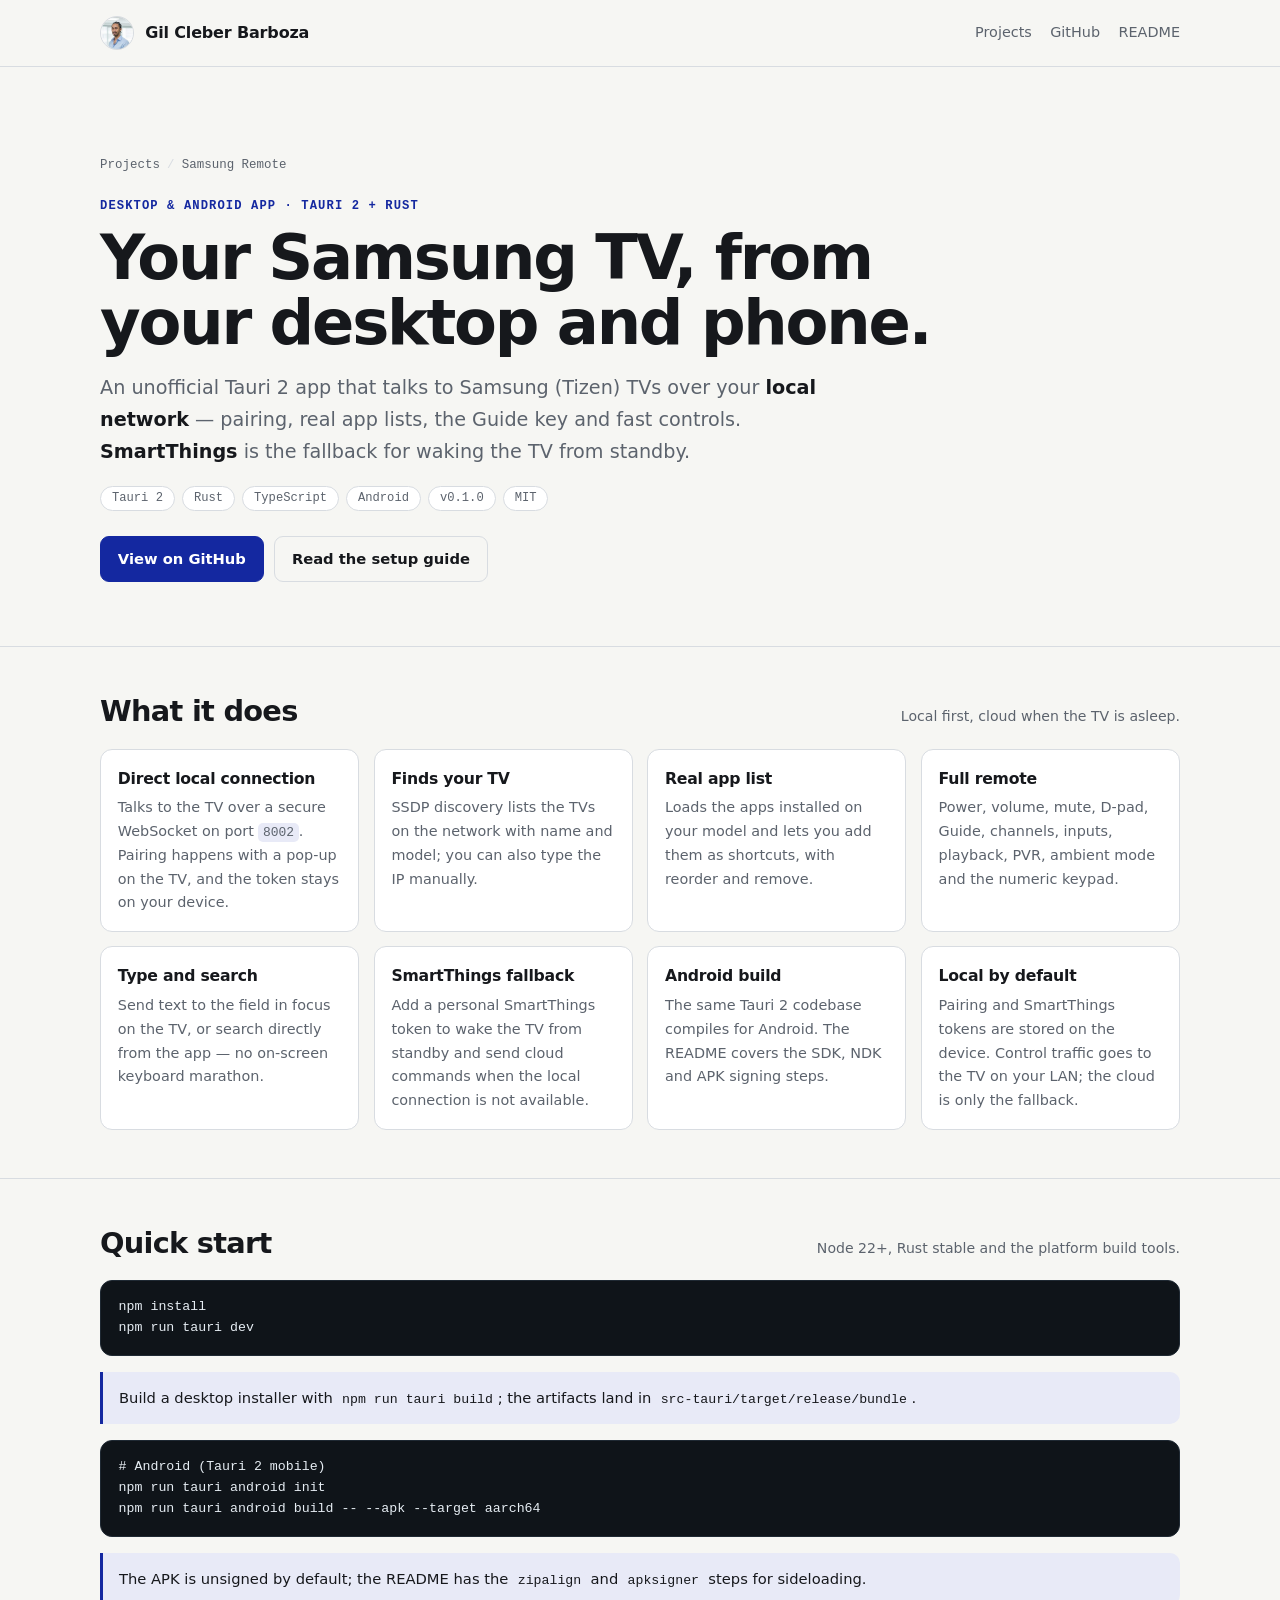
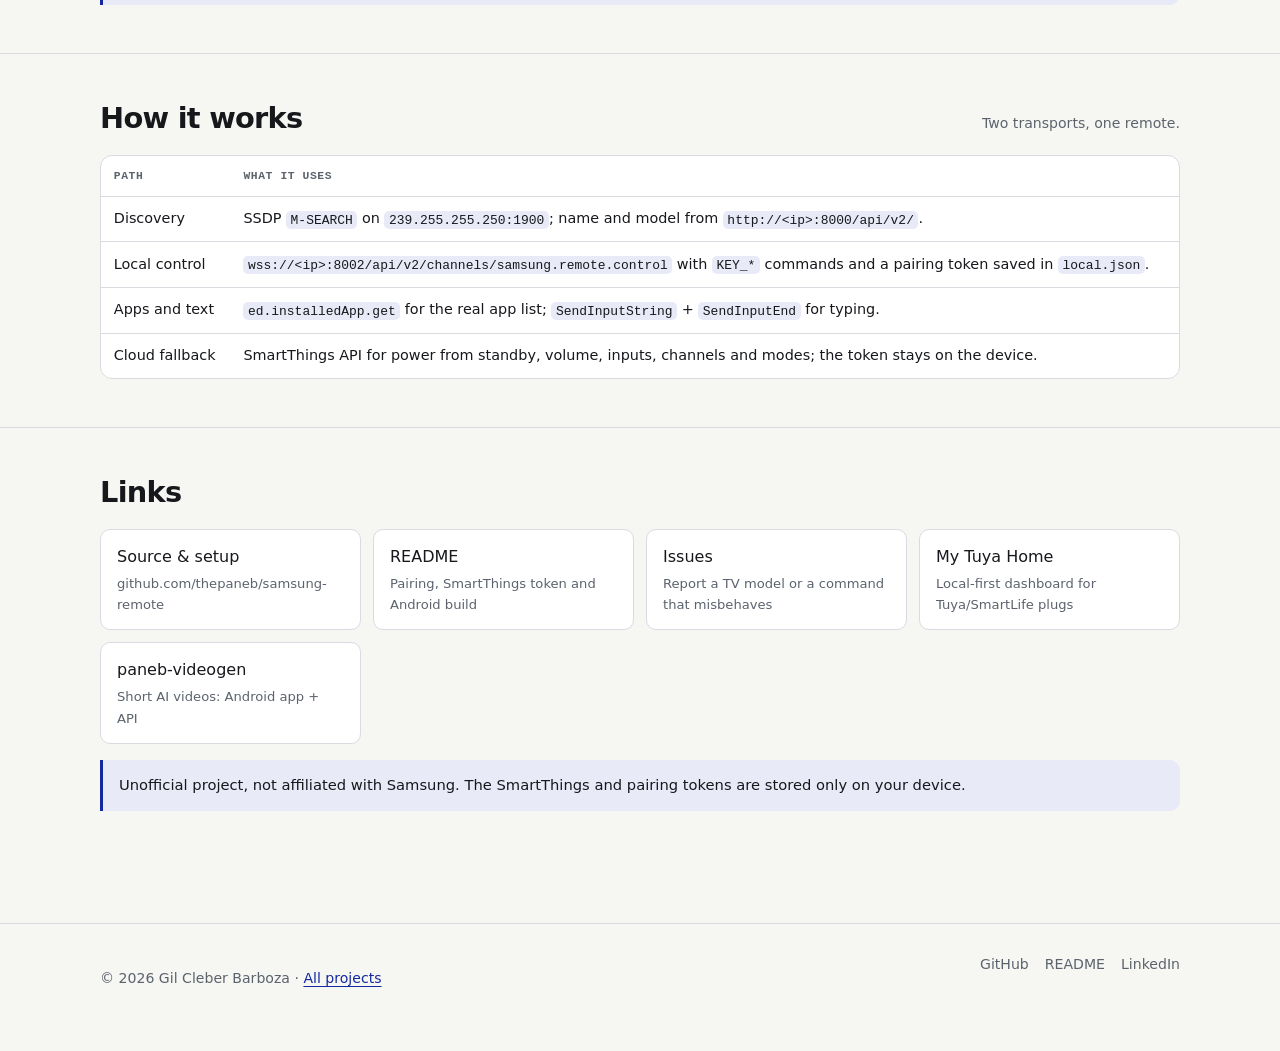
<file: samsung-remote/index.html>
<!doctype html>
<html lang="en">
  <head>
    <meta charset="utf-8" />
    <meta name="viewport" content="width=device-width, initial-scale=1" />

    <title>Samsung Remote — control Samsung TVs from desktop and Android</title>
    <meta
      name="description"
      content="Desktop and Android app to control Samsung (Tizen) TVs over the local network, with pairing, real app lists and SmartThings as a fallback for standby mode."
    />
    <link rel="canonical" href="https://thepaneb.github.io/samsung-remote/" />
    <meta name="robots" content="index, follow, max-image-preview:large" />
    <meta name="theme-color" content="#1428a0" />
    <link rel="icon" href="/favicon.ico" sizes="any" />
    <link rel="icon" href="/assets/favicon.svg" type="image/svg+xml" />
    <link rel="icon" href="/assets/favicon-32.png" sizes="32x32" type="image/png" />
    <link rel="icon" href="/assets/icon-192.png" sizes="192x192" type="image/png" />
    <link rel="apple-touch-icon" href="/assets/apple-touch-icon.png" />

    <meta property="og:type" content="website" />
    <meta property="og:site_name" content="Gil Cleber Barboza" />
    <meta property="og:title" content="Samsung Remote — control Samsung TVs from desktop and Android" />
    <meta
      property="og:description"
      content="A Tauri 2 app for Samsung (Tizen) TVs: local-network pairing, real app lists, the Guide key and SmartThings as a fallback."
    />
    <meta property="og:url" content="https://thepaneb.github.io/samsung-remote/" />
    <meta property="og:image" content="https://thepaneb.github.io/assets/og/samsung-remote.png" />
    <meta property="og:image:width" content="1200" />
    <meta property="og:image:height" content="627" />
    <meta property="og:image:alt" content="Samsung Remote — control Samsung TVs from desktop and Android" />

    <meta name="twitter:card" content="summary_large_image" />
    <meta name="twitter:title" content="Samsung Remote — control Samsung TVs from desktop and Android" />
    <meta
      name="twitter:description"
      content="A Tauri 2 app for Samsung (Tizen) TVs: local-network pairing, real app lists, the Guide key and SmartThings as a fallback."
    />
    <meta name="twitter:image" content="https://thepaneb.github.io/assets/og/samsung-remote.png" />
    <meta name="twitter:image:alt" content="Samsung Remote — control Samsung TVs from desktop and Android" />

    <link rel="stylesheet" href="/assets/styles.css" />

    <script type="application/ld+json">
      {
        "@context": "https://schema.org",
        "@type": "SoftwareApplication",
        "name": "Samsung Remote",
        "description": "Desktop and Android app to control Samsung (Tizen) TVs over the local network, with SmartThings as a fallback for standby and cloud commands.",
        "applicationCategory": "UtilitiesApplication",
        "operatingSystem": "Windows, macOS, Linux, Android",
        "softwareVersion": "0.1.0",
        "url": "https://thepaneb.github.io/samsung-remote/",
        "codeRepository": "https://github.com/thepaneb/samsung-remote",
        "license": "https://opensource.org/licenses/MIT",
        "author": {
          "@type": "Person",
          "name": "Gil Cleber Barboza"
        },
        "offers": {
          "@type": "Offer",
          "price": "0",
          "priceCurrency": "USD"
        }
      }
    </script>

    <script type="application/ld+json">
      {
        "@context": "https://schema.org",
        "@type": "BreadcrumbList",
        "itemListElement": [
          {
            "@type": "ListItem",
            "position": 1,
            "name": "Projects",
            "item": "https://thepaneb.github.io/"
          },
          {
            "@type": "ListItem",
            "position": 2,
            "name": "Samsung Remote",
            "item": "https://thepaneb.github.io/samsung-remote/"
          }
        ]
      }
    </script>
  </head>
  <body class="theme-samsung">
    <a class="skip-link" href="#main">Skip to content</a>

    <header class="site-header">
      <div class="wrap header-inner">
        <a class="brand" href="/">
          <img src="/assets/avatar.jpg" alt="" width="34" height="34" />
          Gil Cleber Barboza
        </a>
        <nav class="nav" aria-label="Primary">
          <a href="/">Projects</a>
          <a href="https://github.com/thepaneb/samsung-remote" rel="noopener">GitHub</a>
          <a href="https://github.com/thepaneb/samsung-remote#readme" rel="noopener">README</a>
        </nav>
      </div>
    </header>

    <main id="main">
      <section class="hero">
        <div class="wrap">
          <p class="breadcrumb"><a href="/">Projects</a><span>/</span>Samsung Remote</p>
          <span class="eyebrow">Desktop &amp; Android app · Tauri 2 + Rust</span>
          <h1>Your Samsung TV, from your desktop and phone.</h1>
          <p class="lead">
            An unofficial Tauri 2 app that talks to Samsung (Tizen) TVs over your
            <strong>local network</strong> — pairing, real app lists, the Guide key and fast
            controls. <strong>SmartThings</strong> is the fallback for waking the TV from standby.
          </p>
          <ul class="chips" aria-label="Project facts">
            <li class="chip">Tauri 2</li>
            <li class="chip">Rust</li>
            <li class="chip">TypeScript</li>
            <li class="chip">Android</li>
            <li class="chip">v0.1.0</li>
            <li class="chip">MIT</li>
          </ul>
          <p class="actions">
            <a class="btn primary" href="https://github.com/thepaneb/samsung-remote" rel="noopener"
              >View on GitHub</a
            >
            <a class="btn ghost" href="https://github.com/thepaneb/samsung-remote#readme" rel="noopener"
              >Read the setup guide</a
            >
          </p>
        </div>
      </section>

      <section class="section" aria-labelledby="what">
        <div class="wrap">
          <div class="section-head">
            <h2 id="what">What it does</h2>
            <p>Local first, cloud when the TV is asleep.</p>
          </div>
          <ul class="features">
            <li class="feature">
              <h3>Direct local connection</h3>
              <p>
                Talks to the TV over a secure WebSocket on port <code>8002</code>. Pairing happens
                with a pop-up on the TV, and the token stays on your device.
              </p>
            </li>
            <li class="feature">
              <h3>Finds your TV</h3>
              <p>
                SSDP discovery lists the TVs on the network with name and model; you can also type
                the IP manually.
              </p>
            </li>
            <li class="feature">
              <h3>Real app list</h3>
              <p>
                Loads the apps installed on your model and lets you add them as shortcuts, with
                reorder and remove.
              </p>
            </li>
            <li class="feature">
              <h3>Full remote</h3>
              <p>
                Power, volume, mute, D-pad, Guide, channels, inputs, playback, PVR, ambient mode and
                the numeric keypad.
              </p>
            </li>
            <li class="feature">
              <h3>Type and search</h3>
              <p>
                Send text to the field in focus on the TV, or search directly from the app — no
                on-screen keyboard marathon.
              </p>
            </li>
            <li class="feature">
              <h3>SmartThings fallback</h3>
              <p>
                Add a personal SmartThings token to wake the TV from standby and send cloud commands
                when the local connection is not available.
              </p>
            </li>
            <li class="feature">
              <h3>Android build</h3>
              <p>
                The same Tauri 2 codebase compiles for Android. The README covers the SDK, NDK and
                APK signing steps.
              </p>
            </li>
            <li class="feature">
              <h3>Local by default</h3>
              <p>
                Pairing and SmartThings tokens are stored on the device. Control traffic goes to the
                TV on your LAN; the cloud is only the fallback.
              </p>
            </li>
          </ul>
        </div>
      </section>

      <section class="section" aria-labelledby="start">
        <div class="wrap">
          <div class="section-head">
            <h2 id="start">Quick start</h2>
            <p>Node 22+, Rust stable and the platform build tools.</p>
          </div>
          <pre><code>npm install
npm run tauri dev</code></pre>
          <p class="note">
            Build a desktop installer with <code>npm run tauri build</code>; the artifacts land in
            <code>src-tauri/target/release/bundle</code>.
          </p>
          <pre><code># Android (Tauri 2 mobile)
npm run tauri android init
npm run tauri android build -- --apk --target aarch64</code></pre>
          <p class="note">
            The APK is unsigned by default; the README has the <code>zipalign</code> and
            <code>apksigner</code> steps for sideloading.
          </p>
        </div>
      </section>

      <section class="section" aria-labelledby="how">
        <div class="wrap">
          <div class="section-head">
            <h2 id="how">How it works</h2>
            <p>Two transports, one remote.</p>
          </div>
          <div class="table-wrap">
            <table>
              <thead>
                <tr><th>Path</th><th>What it uses</th></tr>
              </thead>
              <tbody>
                <tr>
                  <td>Discovery</td>
                  <td>
                    SSDP <code>M-SEARCH</code> on <code>239.255.255.250:1900</code>; name and model
                    from <code>http://&lt;ip&gt;:8000/api/v2/</code>.
                  </td>
                </tr>
                <tr>
                  <td>Local control</td>
                  <td>
                    <code>wss://&lt;ip&gt;:8002/api/v2/channels/samsung.remote.control</code> with
                    <code>KEY_*</code> commands and a pairing token saved in <code>local.json</code>.
                  </td>
                </tr>
                <tr>
                  <td>Apps and text</td>
                  <td>
                    <code>ed.installedApp.get</code> for the real app list; <code>SendInputString</code>
                    + <code>SendInputEnd</code> for typing.
                  </td>
                </tr>
                <tr>
                  <td>Cloud fallback</td>
                  <td>
                    SmartThings API for power from standby, volume, inputs, channels and modes; the
                    token stays on the device.
                  </td>
                </tr>
              </tbody>
            </table>
          </div>
        </div>
      </section>

      <section class="section" aria-labelledby="links">
        <div class="wrap">
          <div class="section-head">
            <h2 id="links">Links</h2>
          </div>
          <ul class="link-grid">
            <li>
              <a href="https://github.com/thepaneb/samsung-remote" rel="noopener"
                >Source &amp; setup<span>github.com/thepaneb/samsung-remote</span></a
              >
            </li>
            <li>
              <a href="https://github.com/thepaneb/samsung-remote#readme" rel="noopener"
                >README<span>Pairing, SmartThings token and Android build</span></a
              >
            </li>
            <li>
              <a href="https://github.com/thepaneb/samsung-remote/issues" rel="noopener"
                >Issues<span>Report a TV model or a command that misbehaves</span></a
              >
            </li>
            <li>
              <a href="/my-tuya-home/">My Tuya Home<span>Local-first dashboard for Tuya/SmartLife plugs</span></a>
            </li>
            <li>
              <a href="/paneb-videogen/">paneb-videogen<span>Short AI videos: Android app + API</span></a>
            </li>
          </ul>
          <p class="note">
            Unofficial project, not affiliated with Samsung. The SmartThings and pairing tokens are
            stored only on your device.
          </p>
        </div>
      </section>
    </main>

    <footer class="site-footer">
      <div class="wrap footer-inner">
        <p>© 2026 Gil Cleber Barboza · <a href="/">All projects</a></p>
        <nav class="footer-links" aria-label="Project links">
          <a href="https://github.com/thepaneb/samsung-remote" rel="noopener">GitHub</a>
          <a href="https://github.com/thepaneb/samsung-remote#readme" rel="noopener">README</a>
          <a href="https://www.linkedin.com/in/gilcleber/" rel="noopener">LinkedIn</a>
        </nav>
      </div>
    </footer>
  </body>
</html>
</file>
<file: assets/styles.css>
:root {
  --bg: #f6f6f3;
  --bg-elev: #ffffff;
  --ink: #16181c;
  --muted: #5c636d;
  --line: #d8dce1;
  --accent: #0b6bcb;
  --accent-ink: #ffffff;
  --accent-soft: #e8f1fb;
  --code-bg: #0f1419;
  --code-ink: #e6edf3;
  --shadow: 0 1px 2px rgb(16 24 40 / 4%), 0 10px 30px rgb(16 24 40 / 5%);
  --radius: 14px;
  --max: 1080px;
  --mono: ui-monospace, "SFMono-Regular", "Cascadia Code", Menlo, Consolas, monospace;
}

@media (prefers-color-scheme: dark) {
  :root {
    --bg: #0c0f13;
    --bg-elev: #12171d;
    --ink: #e6edf3;
    --muted: #98a2ad;
    --line: #26303a;
    --accent: #6cb6ff;
    --accent-ink: #0b0f14;
    --accent-soft: #10243a;
    --shadow: 0 1px 2px rgb(0 0 0 / 35%), 0 12px 34px rgb(0 0 0 / 28%);
  }
}

.theme-utplsql {
  --accent: #0b6bcb;
  --accent-ink: #ffffff;
  --accent-soft: #e8f1fb;
}
.theme-isis-lib {
  --accent: #0f766e;
  --accent-ink: #ffffff;
  --accent-soft: #e6f4f1;
}
.theme-isis-service {
  --accent: #6d28d9;
  --accent-ink: #ffffff;
  --accent-soft: #f1eafd;
}
.theme-flask {
  --accent: #0b7285;
  --accent-ink: #ffffff;
  --accent-soft: #e4f4f7;
}
.theme-robyn {
  --accent: #5b21b6;
  --accent-ink: #ffffff;
  --accent-soft: #efe9fb;
}
.theme-samsung {
  --accent: #1428a0;
  --accent-ink: #ffffff;
  --accent-soft: #e8eaf7;
}
.theme-tuya {
  --accent: #c2410c;
  --accent-ink: #ffffff;
  --accent-soft: #fff1e8;
}
.theme-videogen {
  --accent: #7c3aed;
  --accent-ink: #ffffff;
  --accent-soft: #f0e9fd;
}

@media (prefers-color-scheme: dark) {
  .theme-utplsql {
    --accent: #6cb6ff;
    --accent-ink: #0b0f14;
    --accent-soft: #10243a;
  }
  .theme-isis-lib {
    --accent: #5eead4;
    --accent-ink: #0b0f14;
    --accent-soft: #0d2b28;
  }
  .theme-isis-service {
    --accent: #c4b5fd;
    --accent-ink: #0b0f14;
    --accent-soft: #241a3d;
  }
  .theme-flask {
    --accent: #67e8f9;
    --accent-ink: #0b0f14;
    --accent-soft: #0b2a31;
  }
  .theme-robyn {
    --accent: #c4b5fd;
    --accent-ink: #0b0f14;
    --accent-soft: #241a3d;
  }
  .theme-samsung {
    --accent: #8fb0ff;
    --accent-ink: #0b0f14;
    --accent-soft: #141a33;
  }
  .theme-tuya {
    --accent: #ffb27a;
    --accent-ink: #0b0f14;
    --accent-soft: #2b1a10;
  }
  .theme-videogen {
    --accent: #c4b5fd;
    --accent-ink: #0b0f14;
    --accent-soft: #241a3d;
  }
}

* {
  box-sizing: border-box;
}

html {
  scroll-behavior: smooth;
}

body {
  margin: 0;
  background: var(--bg);
  color: var(--ink);
  font: 16px/1.65 system-ui, -apple-system, "Segoe UI", Roboto, Helvetica, Arial, sans-serif;
  -webkit-font-smoothing: antialiased;
  text-rendering: optimizeLegibility;
}

img {
  max-width: 100%;
  height: auto;
}

a {
  color: var(--accent);
  text-underline-offset: 0.18em;
}

a:hover {
  text-decoration-thickness: 2px;
}

:focus-visible {
  outline: 3px solid var(--accent);
  outline-offset: 3px;
  border-radius: 4px;
}

.skip-link {
  position: absolute;
  left: -9999px;
  top: 0;
  z-index: 100;
  background: var(--ink);
  color: var(--bg);
  padding: 0.7rem 1rem;
  border-radius: 0 0 8px 0;
  font-weight: 600;
}

.skip-link:focus {
  left: 0;
}

.wrap {
  width: min(100% - 2.5rem, var(--max));
  margin-inline: auto;
}

.site-header {
  border-bottom: 1px solid var(--line);
  background: var(--bg);
  position: sticky;
  top: 0;
  z-index: 20;
}

.header-inner {
  display: flex;
  align-items: center;
  justify-content: space-between;
  gap: 1rem;
  min-height: 4.1rem;
}

.brand {
  display: inline-flex;
  align-items: center;
  gap: 0.7rem;
  color: var(--ink);
  text-decoration: none;
  font-weight: 650;
  letter-spacing: -0.01em;
}

.brand img {
  width: 34px;
  height: 34px;
  border-radius: 50%;
  border: 1px solid var(--line);
}

.nav {
  display: flex;
  align-items: center;
  gap: 1.15rem;
  font-size: 0.9rem;
}

.nav a {
  color: var(--muted);
  text-decoration: none;
}

.nav a:hover,
.nav a[aria-current="page"] {
  color: var(--ink);
}

main {
  display: block;
}

.hero {
  padding: clamp(3rem, 7vw, 5.5rem) 0 clamp(2rem, 4vw, 3rem);
}

.hero-grid {
  display: grid;
  grid-template-columns: minmax(0, 1.35fr) minmax(250px, 0.65fr);
  gap: clamp(1.5rem, 5vw, 3.5rem);
  align-items: end;
}

.eyebrow {
  display: block;
  margin: 0 0 0.65rem;
  font-family: var(--mono);
  font-size: 0.76rem;
  font-weight: 600;
  letter-spacing: 0.09em;
  text-transform: uppercase;
  color: var(--accent);
}

h1 {
  margin: 0 0 1rem;
  font-size: clamp(2.2rem, 5.4vw, 3.9rem);
  line-height: 1.04;
  letter-spacing: -0.035em;
  text-wrap: balance;
}

.lead {
  max-width: 64ch;
  margin: 0;
  color: var(--muted);
  font-size: clamp(1.03rem, 1.7vw, 1.2rem);
  text-wrap: pretty;
}

.lead strong {
  color: var(--ink);
}

.chips {
  display: flex;
  flex-wrap: wrap;
  gap: 0.45rem;
  margin: 1.15rem 0 0;
  padding: 0;
  list-style: none;
}

.chip {
  display: inline-flex;
  align-items: center;
  gap: 0.35rem;
  border: 1px solid var(--line);
  background: var(--bg-elev);
  color: var(--muted);
  border-radius: 999px;
  padding: 0.27rem 0.68rem;
  font-family: var(--mono);
  font-size: 0.76rem;
  line-height: 1.25;
}

.actions {
  display: flex;
  flex-wrap: wrap;
  gap: 0.65rem;
  margin-top: 1.55rem;
}

.btn {
  display: inline-flex;
  align-items: center;
  justify-content: center;
  gap: 0.45rem;
  min-height: 2.6rem;
  padding: 0.62rem 1.05rem;
  border: 1px solid var(--line);
  border-radius: 9px;
  background: var(--bg-elev);
  color: var(--ink);
  font: inherit;
  font-size: 0.92rem;
  font-weight: 620;
  text-decoration: none;
  transition: transform 0.14s ease, border-color 0.14s ease, background-color 0.14s ease;
}

.btn:hover {
  transform: translateY(-1px);
  border-color: var(--accent);
}

.btn.primary {
  background: var(--accent);
  border-color: var(--accent);
  color: var(--accent-ink);
}

.btn.primary:hover {
  filter: brightness(1.04);
}

.btn.ghost {
  background: transparent;
}

.hero-panel {
  border: 1px solid var(--line);
  border-radius: var(--radius);
  background: var(--bg-elev);
  box-shadow: var(--shadow);
  padding: 1rem 1.1rem;
  font-family: var(--mono);
  font-size: 0.78rem;
  line-height: 1.7;
  color: var(--muted);
}

.hero-panel .bar {
  display: flex;
  gap: 0.35rem;
  margin-bottom: 0.8rem;
}

.hero-panel .dot {
  width: 0.52rem;
  height: 0.52rem;
  border-radius: 50%;
  background: var(--line);
}

.hero-panel .dot:first-child {
  background: var(--accent);
}

.hero-panel p {
  margin: 0;
}

.hero-panel .key {
  color: var(--ink);
}

.section {
  padding: clamp(2rem, 4vw, 3rem) 0;
  border-top: 1px solid var(--line);
}

.section-head {
  display: flex;
  align-items: baseline;
  justify-content: space-between;
  gap: 1rem;
  margin-bottom: 1.25rem;
}

.section-head h2 {
  margin: 0;
}

.section-head p {
  margin: 0;
  color: var(--muted);
  font-size: 0.88rem;
}

h2 {
  font-size: clamp(1.35rem, 2.6vw, 1.8rem);
  line-height: 1.15;
  letter-spacing: -0.025em;
}

h3 {
  letter-spacing: -0.015em;
}

.featured {
  display: grid;
  grid-template-columns: minmax(0, 1.45fr) minmax(220px, 0.55fr);
  gap: clamp(1.2rem, 3vw, 2rem);
  align-items: center;
  padding: clamp(1.25rem, 3.5vw, 2rem);
  border: 1px solid var(--line);
  border-top: 4px solid var(--accent);
  border-radius: calc(var(--radius) + 3px);
  background: var(--bg-elev);
  box-shadow: var(--shadow);
}

.featured .kicker {
  margin: 0 0 0.5rem;
  font-family: var(--mono);
  font-size: 0.74rem;
  letter-spacing: 0.07em;
  text-transform: uppercase;
  color: var(--muted);
}

.featured h3 {
  margin: 0 0 0.6rem;
  font-size: clamp(1.35rem, 2.6vw, 1.85rem);
}

.featured p {
  margin: 0;
  color: var(--muted);
}

.featured-visual {
  display: flex;
  flex-direction: column;
  align-items: center;
  gap: 0.75rem;
  text-align: center;
}

.featured-visual img {
  width: 88px;
  height: 88px;
  border-radius: 20px;
  box-shadow: var(--shadow);
}

.featured-visual span {
  font-family: var(--mono);
  font-size: 0.74rem;
  color: var(--muted);
}

/* Dupla em destaque: dois cards lado a lado, coluna única dentro de cada um */

.featured-pair {
  display: grid;
  grid-template-columns: repeat(auto-fit, minmax(340px, 1fr));
  gap: 1rem;
}

.featured-pair .featured {
  grid-template-columns: 1fr;
  align-items: start;
}

.featured-pair .featured-visual {
  flex-direction: row;
  justify-content: flex-start;
  text-align: left;
}

.featured.isis-lib {
  --accent: #0f766e;
  --accent-ink: #ffffff;
  --accent-soft: #e6f4f1;
}

@media (prefers-color-scheme: dark) {
  .featured.isis-lib {
    --accent: #5eead4;
    --accent-ink: #0b0f14;
    --accent-soft: #0d2b28;
  }
}

.cards {
  display: grid;
  grid-template-columns: repeat(auto-fit, minmax(260px, 1fr));
  gap: 1rem;
}

.card {
  --card-accent: var(--accent);
  display: flex;
  flex-direction: column;
  gap: 0.55rem;
  min-height: 100%;
  padding: 1.2rem;
  border: 1px solid var(--line);
  border-top: 3px solid var(--card-accent);
  border-radius: var(--radius);
  background: var(--bg-elev);
  box-shadow: var(--shadow);
  color: inherit;
  text-decoration: none;
  transition: transform 0.14s ease, border-color 0.14s ease;
}

.card:hover {
  transform: translateY(-2px);
  border-color: var(--card-accent);
}

.card.utplsql {
  --card-accent: #0b6bcb;
}
.card.isis-service {
  --card-accent: #6d28d9;
}
.card.flask {
  --card-accent: #0b7285;
}
.card.robyn {
  --card-accent: #5b21b6;
}
.card.samsung {
  --card-accent: #1428a0;
}
.card.tuya {
  --card-accent: #c2410c;
}
.card.videogen {
  --card-accent: #7c3aed;
}

@media (prefers-color-scheme: dark) {
  .card.utplsql {
    --card-accent: #6cb6ff;
  }
  .card.isis-service {
    --card-accent: #c4b5fd;
  }
  .card.flask {
    --card-accent: #67e8f9;
  }
  .card.robyn {
    --card-accent: #c4b5fd;
  }
  .card.samsung {
    --card-accent: #8fb0ff;
  }
  .card.tuya {
    --card-accent: #ffb27a;
  }
  .card.videogen {
    --card-accent: #c4b5fd;
  }
}

.card .mark {
  display: grid;
  place-items: center;
  width: 38px;
  height: 38px;
  border-radius: 10px;
  background: var(--ink);
  color: var(--bg);
  font-family: var(--mono);
  font-size: 0.76rem;
  font-weight: 700;
  letter-spacing: 0.03em;
}

.card .kicker {
  margin: 0;
  font-family: var(--mono);
  font-size: 0.71rem;
  letter-spacing: 0.06em;
  text-transform: uppercase;
  color: var(--muted);
}

.card h3 {
  margin: 0;
  font-size: 1.12rem;
}

.card p {
  margin: 0;
  color: var(--muted);
  font-size: 0.92rem;
}

.card .more {
  margin-top: auto;
  padding-top: 0.35rem;
  font-weight: 650;
  font-size: 0.87rem;
  color: var(--card-accent);
}

.features {
  display: grid;
  grid-template-columns: repeat(auto-fit, minmax(220px, 1fr));
  gap: 0.9rem;
  margin: 0;
  padding: 0;
  list-style: none;
}

.feature {
  padding: 1rem 1.05rem;
  border: 1px solid var(--line);
  border-radius: 12px;
  background: var(--bg-elev);
}

.feature h3 {
  margin: 0 0 0.3rem;
  font-size: 0.98rem;
}

.feature p {
  margin: 0;
  color: var(--muted);
  font-size: 0.9rem;
}

.prose {
  max-width: 72ch;
}

.prose p {
  margin: 0 0 1rem;
  color: var(--muted);
}

.prose p:last-child {
  margin-bottom: 0;
}

.prose strong {
  color: var(--ink);
}

pre {
  margin: 1rem 0 0;
  padding: 1rem 1.1rem;
  overflow: auto;
  border: 1px solid #1f2933;
  border-radius: 12px;
  background: var(--code-bg);
  color: var(--code-ink);
  font-family: var(--mono);
  font-size: 0.83rem;
  line-height: 1.58;
  tab-size: 2;
}

code {
  padding: 0.12em 0.35em;
  border-radius: 5px;
  background: var(--accent-soft);
  font-family: var(--mono);
  font-size: 0.9em;
}

pre code {
  padding: 0;
  background: none;
  color: inherit;
  font-size: inherit;
}

.table-wrap {
  overflow-x: auto;
  border: 1px solid var(--line);
  border-radius: 12px;
  background: var(--bg-elev);
}

table {
  width: 100%;
  border-collapse: collapse;
  font-size: 0.9rem;
}

th,
td {
  padding: 0.65rem 0.8rem;
  border-bottom: 1px solid var(--line);
  text-align: left;
  vertical-align: top;
}

th {
  color: var(--muted);
  font-family: var(--mono);
  font-size: 0.71rem;
  font-weight: 600;
  letter-spacing: 0.05em;
  text-transform: uppercase;
}

tr:last-child td {
  border-bottom: 0;
}

.note {
  margin: 1rem 0 0;
  padding: 0.85rem 1rem;
  border-left: 3px solid var(--accent);
  border-radius: 0 10px 10px 0;
  background: var(--accent-soft);
  color: var(--ink);
  font-size: 0.92rem;
}

.breadcrumb {
  margin: 0 0 1.3rem;
  font-family: var(--mono);
  font-size: 0.78rem;
  color: var(--muted);
}

.breadcrumb a {
  color: var(--muted);
  text-decoration: none;
}

.breadcrumb a:hover {
  color: var(--ink);
  text-decoration: underline;
}

.breadcrumb span {
  margin: 0 0.45rem;
  color: var(--line);
}

.link-grid {
  display: grid;
  grid-template-columns: repeat(auto-fit, minmax(220px, 1fr));
  gap: 0.75rem;
  margin: 0;
  padding: 0;
  list-style: none;
}

.link-grid a {
  display: block;
  padding: 0.85rem 1rem;
  border: 1px solid var(--line);
  border-radius: 10px;
  background: var(--bg-elev);
  color: var(--ink);
  text-decoration: none;
}

.link-grid a:hover {
  border-color: var(--accent);
}

.link-grid span {
  display: block;
  margin-top: 0.15rem;
  color: var(--muted);
  font-size: 0.82rem;
}

.site-footer {
  margin-top: clamp(2.5rem, 6vw, 4rem);
  padding: 1.8rem 0 3rem;
  border-top: 1px solid var(--line);
  color: var(--muted);
  font-size: 0.88rem;
}

.footer-inner {
  display: flex;
  flex-wrap: wrap;
  justify-content: space-between;
  gap: 1rem;
}

.footer-links {
  display: flex;
  flex-wrap: wrap;
  gap: 1rem;
}

.footer-links a {
  color: var(--muted);
  text-decoration: none;
}

.footer-links a:hover {
  color: var(--ink);
  text-decoration: underline;
}

.error-page {
  display: grid;
  min-height: 58vh;
  place-items: center;
  padding: 3rem 0;
  text-align: center;
}

.error-code {
  margin: 0;
  color: var(--accent);
  font-family: var(--mono);
  font-size: clamp(4rem, 15vw, 8rem);
  font-weight: 700;
  line-height: 1;
}

.error-page h1 {
  margin: 0.5rem 0 0.6rem;
  font-size: clamp(1.6rem, 4vw, 2.4rem);
}

.error-page p {
  max-width: 46ch;
  margin: 0 auto;
  color: var(--muted);
}

@media (max-width: 820px) {
  .hero-grid,
  .featured {
    grid-template-columns: 1fr;
  }

  .featured-visual {
    flex-direction: row;
    justify-content: flex-start;
    text-align: left;
  }

  .featured-visual img {
    width: 64px;
    height: 64px;
    border-radius: 15px;
  }
}

@media (max-width: 640px) {
  .header-inner {
    flex-wrap: wrap;
    gap: 0.55rem;
    padding: 0.6rem 0;
  }

  .nav {
    gap: 0.85rem;
    font-size: 0.84rem;
  }

  .section-head {
    display: block;
  }

  .section-head p {
    margin-top: 0.3rem;
  }
}

@media (prefers-reduced-motion: reduce) {
  html {
    scroll-behavior: auto;
  }

  *,
  *::before,
  *::after {
    transition-duration: 0.01ms !important;
  }
}
</file>
